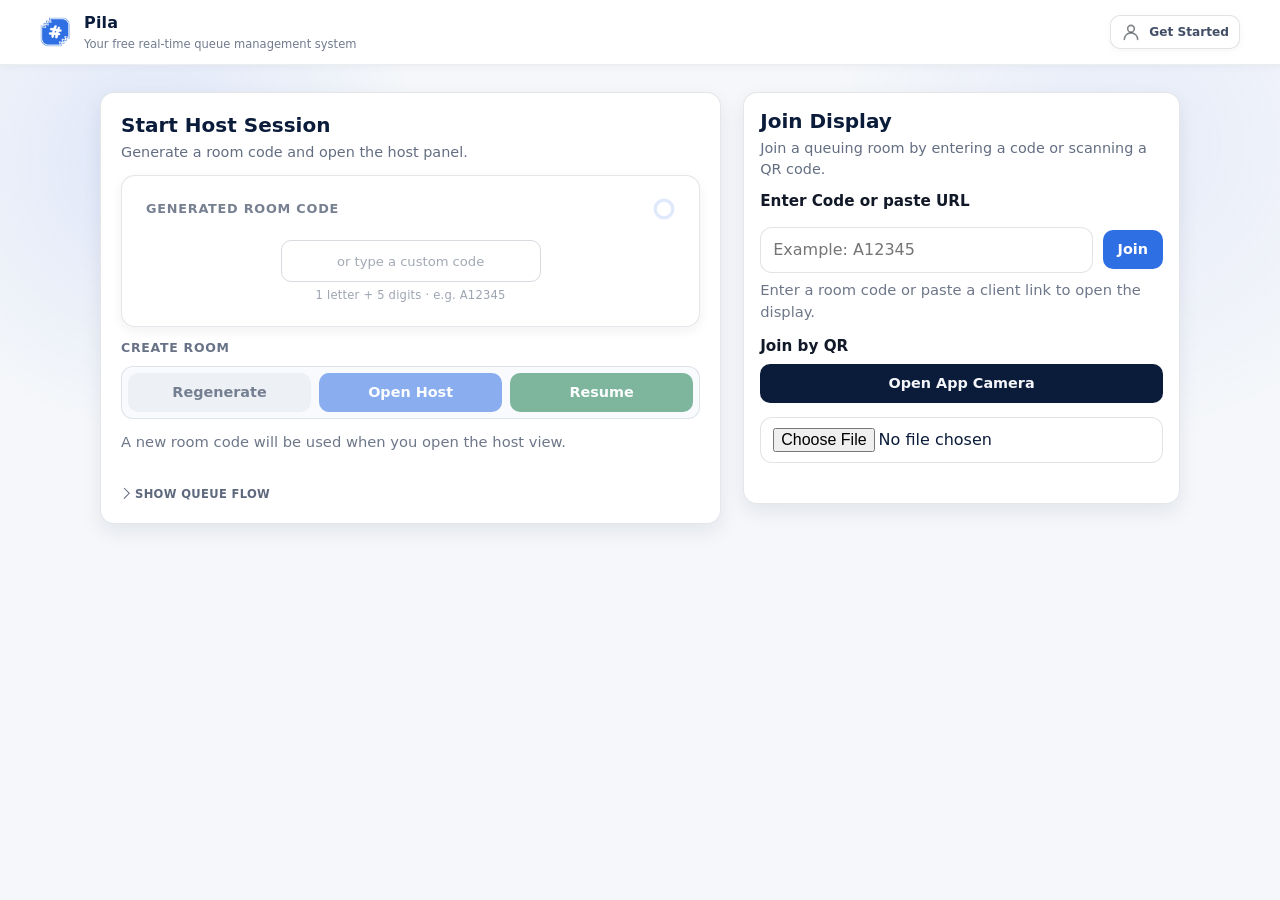
<file: index.html>
<!doctype html>
<html lang="en">
  <head>
    <meta charset="UTF-8" />
    <meta name="viewport" content="width=device-width, initial-scale=1.0" />
    <meta
      http-equiv="Content-Security-Policy"
      content="
      default-src 'none';
      script-src 'self' https://esm.sh https://js.hcaptcha.com https://newassets.hcaptcha.com;
      style-src 'self';
      connect-src https://elbvdfjwmmsmweusttss.supabase.co wss://elbvdfjwmmsmweusttss.supabase.co https://api2.hcaptcha.com;
      img-src 'self' data: blob: https://newassets.hcaptcha.com;
      font-src 'self';
      frame-src https://newassets.hcaptcha.com;
      object-src 'none';
      base-uri 'self';
    "
    />
    <link rel="icon" id="siteIcon" href="icons/hash.webp" type="image/webp" />
    <title>Pila — Free Real-Time Queue Management System</title>
    <meta
      name="description"
      content="Pila is a free, real-time queue management system. Display live queue numbers on any screen, control the queue from your phone or PC, and let clients follow along instantly — no app required."
    />
    <meta name="robots" content="index, follow" />
    <link rel="canonical" href="https://iam-phasma.github.io/Pila/index.html" />

    <!-- Open Graph -->
    <meta property="og:type" content="website" />
    <meta
      property="og:url"
      content="https://iam-phasma.github.io/Pila/index.html"
    />
    <meta
      property="og:title"
      content="Pila — Free Real-Time Queue Management System"
    />
    <meta
      property="og:description"
      content="Display live queue numbers on any screen. Control from your phone or PC. No app required."
    />
    <meta property="og:site_name" content="Pila" />

    <!-- Twitter Card -->
    <meta name="twitter:card" content="summary" />
    <meta
      name="twitter:title"
      content="Pila — Free Real-Time Queue Management System"
    />
    <meta
      name="twitter:description"
      content="Display live queue numbers on any screen. Control from your phone or PC. No app required."
    />

    <!-- Structured Data -->
    <script type="application/ld+json">
      {
        "@context": "https://schema.org",
        "@type": "WebApplication",
        "name": "Pila",
        "url": "https://iam-phasma.github.io/Pila/index.html",
        "description": "A free, real-time queue management system. Display live queue numbers on any screen and control the queue from any device.",
        "applicationCategory": "BusinessApplication",
        "operatingSystem": "Any",
        "offers": {
          "@type": "Offer",
          "price": "0",
          "priceCurrency": "USD"
        }
      }
    </script>

    <link rel="stylesheet" href="css/index.css" />
    <link rel="stylesheet" href="css/server-status-banner.css" />
    <!-- hCaptcha — replace data-sitekey with your real site key from hcaptcha.com -->
    <script src="https://js.hcaptcha.com/1/api.js" async defer></script>
  </head>
  <body>
    <header class="sticky-header">
      <div class="sticky-header-content">
        <div class="sticky-header-left">
          <img
            id="headerLogo"
            class="header-logo"
            src="icons/hash.webp"
            alt=""
            aria-hidden="true"
          />
          <div class="sticky-header-title-wrapper">
            <p class="sticky-header-title">Pila</p>
            <p class="header-date">
              Your free real-time queue management system
            </p>
          </div>
        </div>
        <div class="sticky-header-actions topbar-meta">
          <button
            class="account-chip header-user-btn"
            id="accountToggleButton"
            type="button"
            aria-expanded="false"
            aria-controls="authDrawer"
            aria-label="Host account"
          >
            <svg
              class="header-user-icon"
              viewBox="0 0 24 24"
              aria-hidden="true"
            >
              <path d="M20 21a8 8 0 0 0-16 0"></path>
              <circle cx="12" cy="8" r="4"></circle>
            </svg>
            <span class="header-user-name" id="accountButtonLabel"
              >Get Started</span
            >
          </button>
          <section class="auth-drawer" id="authDrawer" hidden>
            <div class="auth-drawer-user-info">
              <svg
                class="auth-drawer-icon"
                viewBox="0 0 24 24"
                aria-hidden="true"
              >
                <rect x="3" y="5" width="18" height="14" rx="2"></rect>
                <path d="m4 7 8 6 8-6"></path>
              </svg>
              <div class="auth-drawer-user-copy">
                <span class="auth-drawer-user-label">Host Account</span>
                <div class="auth-summary" id="authSummary">Not signed in</div>
              </div>
            </div>
            <div class="auth-drawer-divider"></div>
            <div class="auth-drawer-content">
              <div class="auth-drawer-head">
                <div>
                  <h2>Host Account</h2>
                  <p>
                    Continue as a guest for a quick session, or sign in to
                    resume rooms across devices.
                  </p>
                </div>
              </div>

              <!-- Choice buttons (shown when not signed in) -->
              <div class="auth-choice-group" id="authChoiceGroup">
                <button
                  class="auth-choice-btn auth-choice-guest"
                  id="guestSignInButton"
                  type="button"
                >
                  <svg viewBox="0 0 24 24" aria-hidden="true">
                    <circle cx="12" cy="8" r="4" />
                    <path d="M20 21a8 8 0 0 0-16 0" />
                  </svg>
                  Continue as Guest
                </button>
                <button
                  class="auth-choice-btn auth-choice-account"
                  id="showAccountFormButton"
                  type="button"
                >
                  <svg viewBox="0 0 24 24" aria-hidden="true">
                    <rect x="3" y="5" width="18" height="14" rx="2" />
                    <path d="m4 7 8 6 8-6" />
                  </svg>
                  Sign in with Account
                </button>
                <div id="adminPanelSection" hidden>
                  <a
                    class="admin-drawer-link"
                    id="adminPanelLink"
                    href="admin.html"
                  >
                    <svg viewBox="0 0 24 24" aria-hidden="true">
                      <rect x="3" y="3" width="7" height="7" rx="1" />
                      <rect x="14" y="3" width="7" height="7" rx="1" />
                      <rect x="3" y="14" width="7" height="7" rx="1" />
                      <rect x="14" y="14" width="7" height="7" rx="1" />
                    </svg>
                    Admin Panel
                  </a>
                </div>
                <button class="danger" id="logoutButton" type="button" hidden>
                  Sign Out
                </button>
              </div>

              <!-- Email/password form (shown after choosing Account) -->
              <div id="accountSignInForm" hidden>
                <button
                  class="auth-back-btn"
                  id="backToChoiceButton"
                  type="button"
                >
                  <svg viewBox="0 0 24 24" aria-hidden="true">
                    <path d="m15 18-6-6 6-6" />
                  </svg>
                  Collapse Form
                </button>
                <p class="auth-dev-notice">
                  Account access is limited to pre-configured hosts. Public
                  sign-ups are not yet available.
                </p>
                <div class="auth-form-fields">
                  <label for="hostEmailInput">Email</label>
                  <input
                    id="hostEmailInput"
                    type="email"
                    placeholder="Host email"
                    autocomplete="username"
                  />
                  <label for="hostPasswordInput" class="field-gap"
                    >Password</label
                  >
                  <div class="input-wrap input-wrap--password">
                    <span class="icon" aria-hidden="true">
                      <svg viewBox="0 0 24 24" role="img" focusable="false">
                        <rect x="5" y="10" width="14" height="10" rx="2"></rect>
                        <path d="M8 10V7a4 4 0 0 1 8 0v3"></path>
                      </svg>
                    </span>
                    <input
                      id="hostPasswordInput"
                      type="password"
                      placeholder="Host password"
                      autocomplete="current-password"
                    />
                    <button
                      id="togglePasswordButton"
                      class="password-visibility-btn"
                      type="button"
                      aria-label="Show password"
                      aria-pressed="false"
                    >
                      <svg
                        viewBox="0 0 24 24"
                        role="img"
                        aria-hidden="true"
                        focusable="false"
                      >
                        <path
                          d="M2 12s3.5-6 10-6 10 6 10 6-3.5 6-10 6-10-6-10-6Z"
                        ></path>
                        <circle cx="12" cy="12" r="3"></circle>
                      </svg>
                    </button>
                  </div>
                  <div class="actions auth-actions">
                    <button class="primary" id="loginButton">Sign In</button>
                  </div>
                </div>
              </div>

              <!-- Signed-in state actions (kept for JS compat) -->
              <div id="signedInActions" hidden></div>

              <div class="status" id="authStatus">Checking...</div>
            </div>
          </section>
        </div>
      </div>
    </header>

    <main class="page">
      <section class="notice" id="configNotice">
        Supabase is not configured. Update the shared settings in js/config.js
        before using room validation and realtime features.
      </section>

      <section class="layout">
        <article class="panel panel-main">
          <div class="panel-heading">
            <div>
              <h2>Start Host Session</h2>
              <p class="section-copy">
                Generate a room code and open the host panel.
              </p>
            </div>
          </div>

          <div class="hero-card code-card">
            <div class="code-card-top">
              <span class="hero-label" id="codeCardLabel"
                >Generated room code</span
              >
              <div class="code-pie-wrap" aria-hidden="true">
                <svg class="pie-svg" viewBox="0 0 20 20">
                  <circle class="pie-track" cx="10" cy="10" r="8" />
                  <circle
                    class="pie-progress"
                    id="pieFill"
                    cx="10"
                    cy="10"
                    r="8"
                  />
                </svg>
              </div>
            </div>
            <div
              class="code-digits"
              id="generatedRoomCode"
              aria-live="polite"
              aria-label="Generated room code"
            ></div>
            <div class="custom-code-row">
              <input
                id="customRoomInput"
                type="text"
                class="custom-code-input"
                placeholder="or type a custom code"
                maxlength="6"
                autocomplete="off"
                spellcheck="false"
              />
              <span class="code-format-hint"
                >1 letter + 5 digits &middot; e.g. A12345</span
              >
            </div>
          </div>

          <div class="tool-strip">
            <div class="tool-card">
              <div class="tool-card-head">
                <p class="tool-card-title">Create Room</p>
              </div>
              <div class="tool-group tool-group-host">
                <button class="secondary" id="regenerateCodeButton" disabled>
                  Regenerate
                </button>
                <button class="primary" id="openHostButton" disabled>
                  Open Host
                </button>
                <button class="success" id="continueHostButton" disabled>
                  Resume
                </button>
              </div>
            </div>
          </div>

          <div class="status" id="hostStatus">
            A new room code will be used when you open the host view.
          </div>

          <details class="guide-disclosure">
            <summary class="guide-toggle">Show queue flow</summary>
            <div class="guide-card">
              <p class="guide-title">Queue Flow</p>
              <div class="steps">
                <div class="step">
                  <strong>1. Launch host</strong>
                  A unique room code is created for the queue session.
                </div>
                <div class="step">
                  <strong>2. Share access</strong>
                  The host page provides the room code, link, and QR code.
                </div>
                <div class="step">
                  <strong>3. Join display</strong>
                  Open the client screen from another tab, device, or QR scan.
                </div>
              </div>
            </div>
          </details>
        </article>

        <article class="panel panel-side">
          <div class="panel-heading">
            <div>
              <h2>Join Display</h2>
              <p class="section-copy">
                Join a queuing room by entering a code or scanning a QR code.
              </p>
            </div>
          </div>

          <div class="tool-card">
            <label for="joinInput">Enter Code or paste URL</label>
            <div class="join-input-row">
              <input id="joinInput" type="text" placeholder="Example: A12345" />
              <button class="primary" id="joinFromInputButton">Join</button>
            </div>
            <div class="status" id="joinStatus">
              Enter a room code or paste a client link to open the display.
            </div>
          </div>

          <div class="tool-card scanner-card">
            <p class="field-label">Join by QR</p>
            <label class="primary" for="cameraInput">Open App Camera</label>
            <input
              id="cameraInput"
              type="file"
              accept="image/*"
              capture="environment"
              style="display: none"
            />
            <div class="status" id="scannerStatus"></div>
          </div>
        </article>
      </section>
    </main>

    <!-- Sign-out confirmation modal -->
    <div class="modal-backdrop" id="signOutModal" hidden>
      <div
        class="modal"
        role="dialog"
        aria-modal="true"
        aria-labelledby="signOutModalTitle"
        aria-describedby="signOutModalText"
      >
        <p class="modal-eyebrow">Confirm Action</p>
        <h2 id="signOutModalTitle">Sign out?</h2>
        <p class="modal-text" id="signOutModalText">This will sign you out.</p>
        <div class="modal-actions">
          <button class="secondary" id="cancelSignOutButton" type="button">
            Cancel
          </button>
          <button class="danger" id="confirmSignOutButton" type="button">
            Sign Out
          </button>
        </div>
      </div>
    </div>

    <!-- hCaptcha verification modal -->
    <div
      class="captcha-overlay"
      id="captchaModal"
      hidden
      role="dialog"
      aria-modal="true"
      aria-labelledby="captchaModalTitle"
    >
      <div class="captcha-panel">
        <div class="captcha-header">
          <div class="captcha-header-text">
            <svg
              class="captcha-shield-icon"
              viewBox="0 0 24 24"
              aria-hidden="true"
            >
              <path
                d="M12 3 4 7v5c0 5.25 3.5 10.15 8 11.35C16.5 22.15 20 17.25 20 12V7l-8-4z"
              />
            </svg>
            <h3 id="captchaModalTitle">Verify to Open Room</h3>
          </div>
          <button
            class="captcha-close"
            id="captchaCloseButton"
            type="button"
            aria-label="Cancel verification"
          >
            <svg viewBox="0 0 24 24" aria-hidden="true">
              <path d="M18 6 6 18M6 6l12 12" />
            </svg>
          </button>
        </div>
        <p class="captcha-desc">Quick check before your room goes live.</p>
        <div class="captcha-widget-wrap">
          <div id="hcaptchaWidget"></div>
        </div>
      </div>
    </div>

    <script type="module" src="js/index.js"></script>
    <script src="js/favicon.js"></script>
  </body>
</html>
</file>
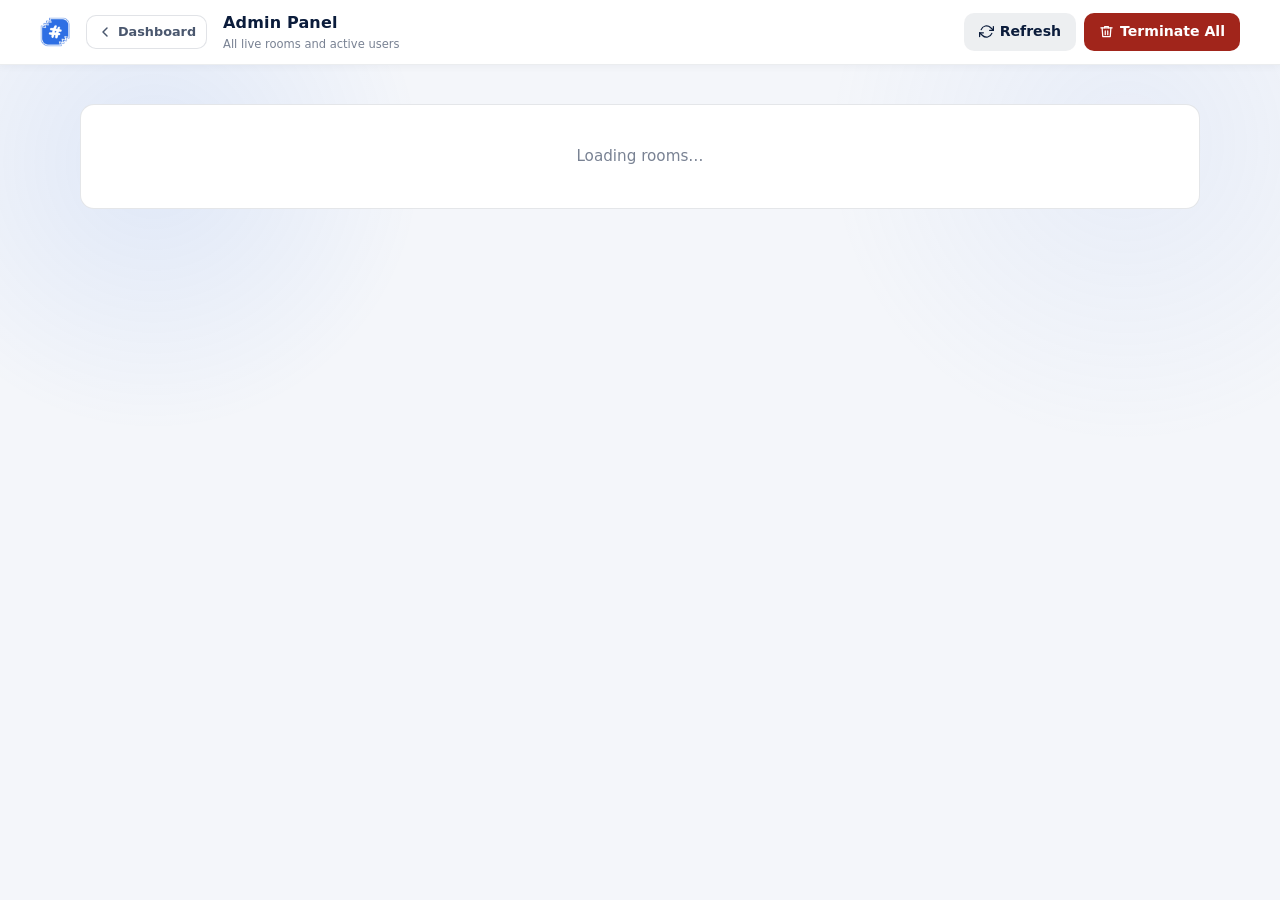
<file: admin.html>
<!doctype html>
<html lang="en">
  <head>
    <meta charset="UTF-8" />
    <meta name="viewport" content="width=device-width, initial-scale=1.0" />
    <meta name="robots" content="noindex, nofollow" />
    <meta
      http-equiv="Content-Security-Policy"
      content="
      default-src 'none';
      script-src 'self' https://esm.sh;
      style-src 'self';
      connect-src https://elbvdfjwmmsmweusttss.supabase.co wss://elbvdfjwmmsmweusttss.supabase.co;
      img-src 'self' data: blob:;
      font-src 'self';
      object-src 'none';
      base-uri 'self';
    "
    />
    <link rel="icon" id="siteIcon" href="icons/hash.webp" type="image/webp" />
    <title>Pila - Admin</title>
    <link rel="stylesheet" href="css/admin.css" />
    <link rel="stylesheet" href="css/server-status-banner.css" />
  </head>
  <body>
    <header class="sticky-header">
      <div class="sticky-header-content">
        <div class="sticky-header-left">
          <img
            id="headerLogo"
            class="header-logo"
            src="icons/hash.webp"
            alt=""
            aria-hidden="true"
          />
          <a class="back-link" href="index.html">
            <svg viewBox="0 0 24 24" aria-hidden="true">
              <path d="M15 18l-6-6 6-6" />
            </svg>
            Dashboard
          </a>
          <div class="sticky-header-title-wrapper">
            <p class="sticky-header-title">Admin Panel</p>
            <p class="header-date">All live rooms and active users</p>
          </div>
        </div>
        <div class="sticky-header-actions">
          <button
            class="secondary-btn"
            id="refreshButton"
            title="Reload room list"
          >
            <svg viewBox="0 0 24 24" aria-hidden="true">
              <path d="M23 4v6h-6" />
              <path d="M1 20v-6h6" />
              <path
                d="M3.51 9a9 9 0 0 1 14.85-3.36L23 10M1 14l4.64 4.36A9 9 0 0 0 20.49 15"
              />
            </svg>
            <span>Refresh</span>
          </button>
          <button class="danger-btn" id="terminateAllButton">
            <svg viewBox="0 0 24 24" aria-hidden="true">
              <polyline points="3 6 5 6 21 6" />
              <path d="M19 6l-1 14H6L5 6" />
              <path d="M10 11v6M14 11v6" />
              <path d="M9 6V4h6v2" />
            </svg>
            <span>Terminate All</span>
          </button>
        </div>
      </div>
    </header>

    <main class="page">
      <div
        id="adminStats"
        class="admin-stats"
        aria-label="Summary statistics"
      ></div>

      <div id="adminContent" class="admin-content">
        <div class="admin-empty">Loading rooms&hellip;</div>
      </div>
    </main>

    <!-- Confirm Modal -->
    <div class="modal-overlay" id="confirmModal" hidden>
      <div
        class="modal-box"
        role="dialog"
        aria-modal="true"
        aria-labelledby="confirmModalTitle"
      >
        <h3 id="confirmModalTitle">Confirm</h3>
        <p id="confirmModalText"></p>
        <div class="modal-actions">
          <button class="secondary-btn" id="cancelConfirmButton">Cancel</button>
          <button class="danger-btn" id="confirmOkButton">Confirm</button>
        </div>
      </div>
    </div>

    <!-- Toast notification -->
    <div
      class="admin-toast"
      id="adminToast"
      role="status"
      aria-live="polite"
      hidden
    >
      <svg
        class="toast-icon"
        id="adminToastIcon"
        viewBox="0 0 24 24"
        aria-hidden="true"
      ></svg>
      <span id="adminToastMsg"></span>
    </div>

    <!-- Loading overlay -->
    <div
      class="loading-overlay"
      id="loadingOverlay"
      hidden
      aria-label="Processing"
    >
      <div class="loading-spinner"></div>
    </div>

    <script type="module" src="js/admin.js"></script>
    <script src="js/favicon.js"></script>
  </body>
</html>
</file>
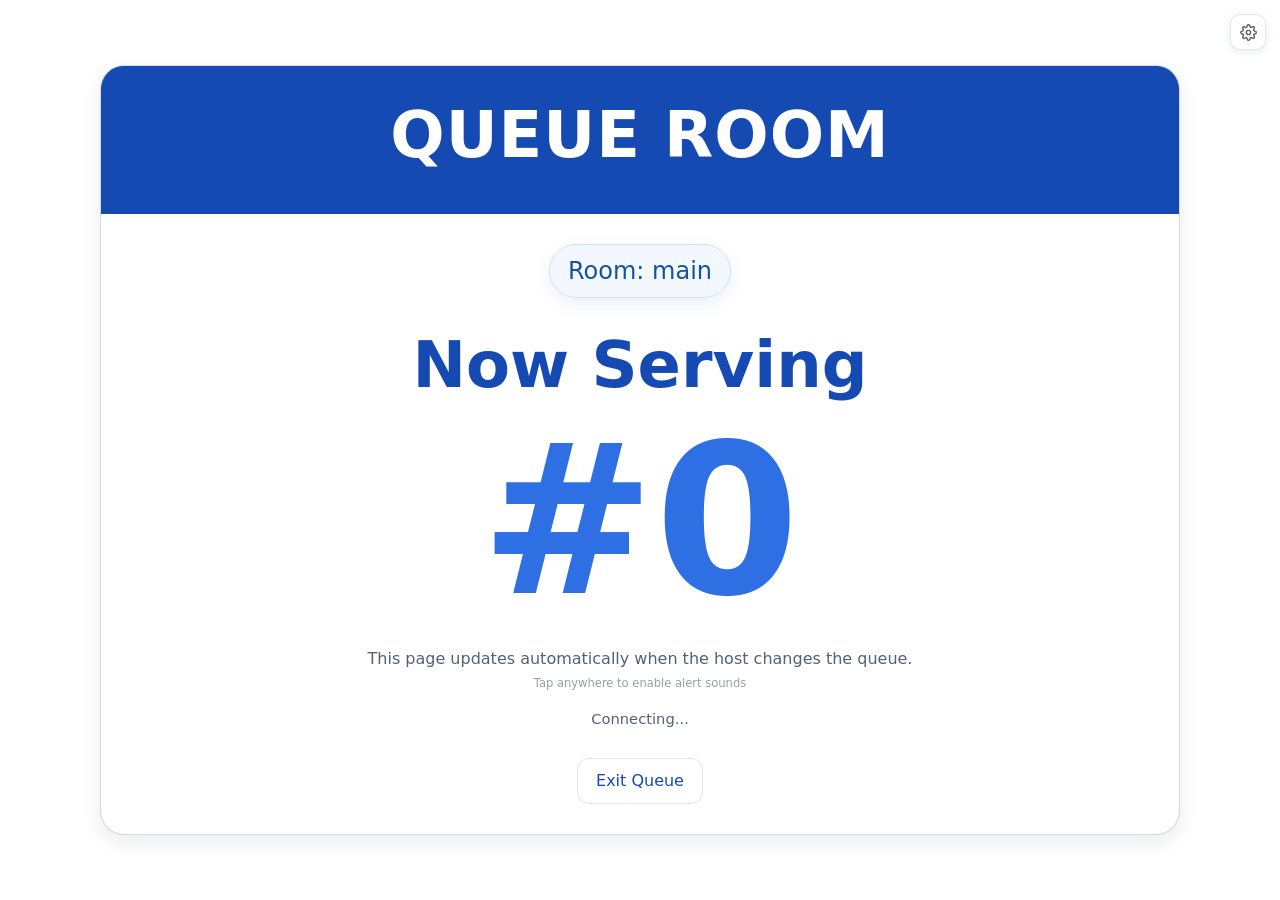
<file: client.html>
<!doctype html>
<html lang="en">
  <head>
    <meta charset="UTF-8" />
    <meta name="viewport" content="width=device-width, initial-scale=1.0" />
    <meta name="robots" content="noindex, nofollow" />
    <meta
      http-equiv="Content-Security-Policy"
      content="
      default-src 'none';
      script-src 'self' https://esm.sh;
      style-src 'self';
      connect-src https://elbvdfjwmmsmweusttss.supabase.co wss://elbvdfjwmmsmweusttss.supabase.co;
      img-src 'self' data: blob:;
      font-src 'self';
      object-src 'none';
      base-uri 'self';
    "
    />
    <link rel="icon" id="siteIcon" href="icons/hash.webp" type="image/webp" />
    <title>Pila - Client</title>
    <link rel="stylesheet" href="css/client.css" />
    <link rel="stylesheet" href="css/server-status-banner.css" />
  </head>
  <body>
    <div
      class="alert-tint-overlay"
      id="alertRippleOverlay"
      aria-hidden="true"
    ></div>
    <main class="display">
      <section class="disconnect-screen" id="disconnectScreen" hidden>
        <p class="disconnect-kicker">Queue Status</p>
        <h1 class="disconnect-title">ROOM DISCONNECTED</h1>
        <p class="disconnect-reason" id="disconnectReason">
          This queue is no longer connected.
        </p>
        <div class="actions disconnect-actions">
          <a class="button" id="disconnectBackToDashboard" href="index.html"
            >Return to Dashboard</a
          >
        </div>
      </section>
      <section class="live-screen" id="liveScreen">
        <div class="live-banner">
          <p class="room-name" id="roomNameLabel">Queue Room</p>
          <p class="live-clock" id="liveClock" aria-live="off"></p>
        </div>
        <div class="live-content">
          <div class="room" id="roomLabel">Room: main</div>
          <h1>Now Serving</h1>
          <div class="number" id="queueNumber">#0</div>
          <p class="subtext">
            This page updates automatically when the host changes the queue.
          </p>
          <p class="audio-hint" id="audioHint">
            Tap anywhere to enable alert sounds
          </p>
          <p class="status" id="statusText">Connecting...</p>
          <div class="actions">
            <a class="button" id="backToDashboard" href="index.html"
              >Exit Queue</a
            >
          </div>
        </div>
      </section>
    </main>
    <button
      class="client-settings-btn"
      id="clientSettingsButton"
      type="button"
      aria-label="Display settings"
      aria-expanded="false"
      aria-controls="clientSettingsPanel"
    >
      <svg
        viewBox="0 0 24 24"
        aria-hidden="true"
        fill="none"
        stroke="currentColor"
        stroke-width="2"
        stroke-linecap="round"
        stroke-linejoin="round"
      >
        <circle cx="12" cy="12" r="3" />
        <path
          d="M19.4 15a1.65 1.65 0 0 0 .33 1.82l.06.06a2 2 0 1 1-2.83 2.83l-.06-.06a1.65 1.65 0 0 0-1.82-.33 1.65 1.65 0 0 0-1 1.51V21a2 2 0 1 1-4 0v-.09a1.65 1.65 0 0 0-1-1.51 1.65 1.65 0 0 0-1.82.33l-.06.06a2 2 0 1 1-2.83-2.83l.06-.06a1.65 1.65 0 0 0 .33-1.82 1.65 1.65 0 0 0-1.51-1H3a2 2 0 1 1 0-4h.09a1.65 1.65 0 0 0 1.51-1 1.65 1.65 0 0 0-.33-1.82l-.06-.06a2 2 0 1 1 2.83-2.83l.06.06a1.65 1.65 0 0 0 1.82.33h.08a1.65 1.65 0 0 0 1-1.51V3a2 2 0 1 1 4 0v.09a1.65 1.65 0 0 0 1 1.51h.08a1.65 1.65 0 0 0 1.82-.33l.06-.06a2 2 0 1 1 2.83 2.83l-.06.06a1.65 1.65 0 0 0-.33 1.82v.08a1.65 1.65 0 0 0 1.51 1H21a2 2 0 1 1 0 4h-.09a1.65 1.65 0 0 0-1.51 1z"
        />
      </svg>
    </button>
    <div class="client-settings-panel" id="clientSettingsPanel" hidden>
      <p class="client-settings-heading">Display Settings</p>
      <label class="client-toggle-row" for="clientSpeakToggle">
        <span>Speak number</span>
        <input id="clientSpeakToggle" type="checkbox" />
      </label>
      <label class="client-toggle-row" for="clientChimeToggle">
        <span>Chime</span>
        <input id="clientChimeToggle" type="checkbox" />
      </label>
      <label class="client-toggle-row" for="clientRippleToggle">
        <span>Tint</span>
        <input id="clientRippleToggle" type="checkbox" />
      </label>
    </div>
    <script type="module" src="js/client.js"></script>
    <script src="js/favicon.js"></script>
  </body>
</html>
</file>
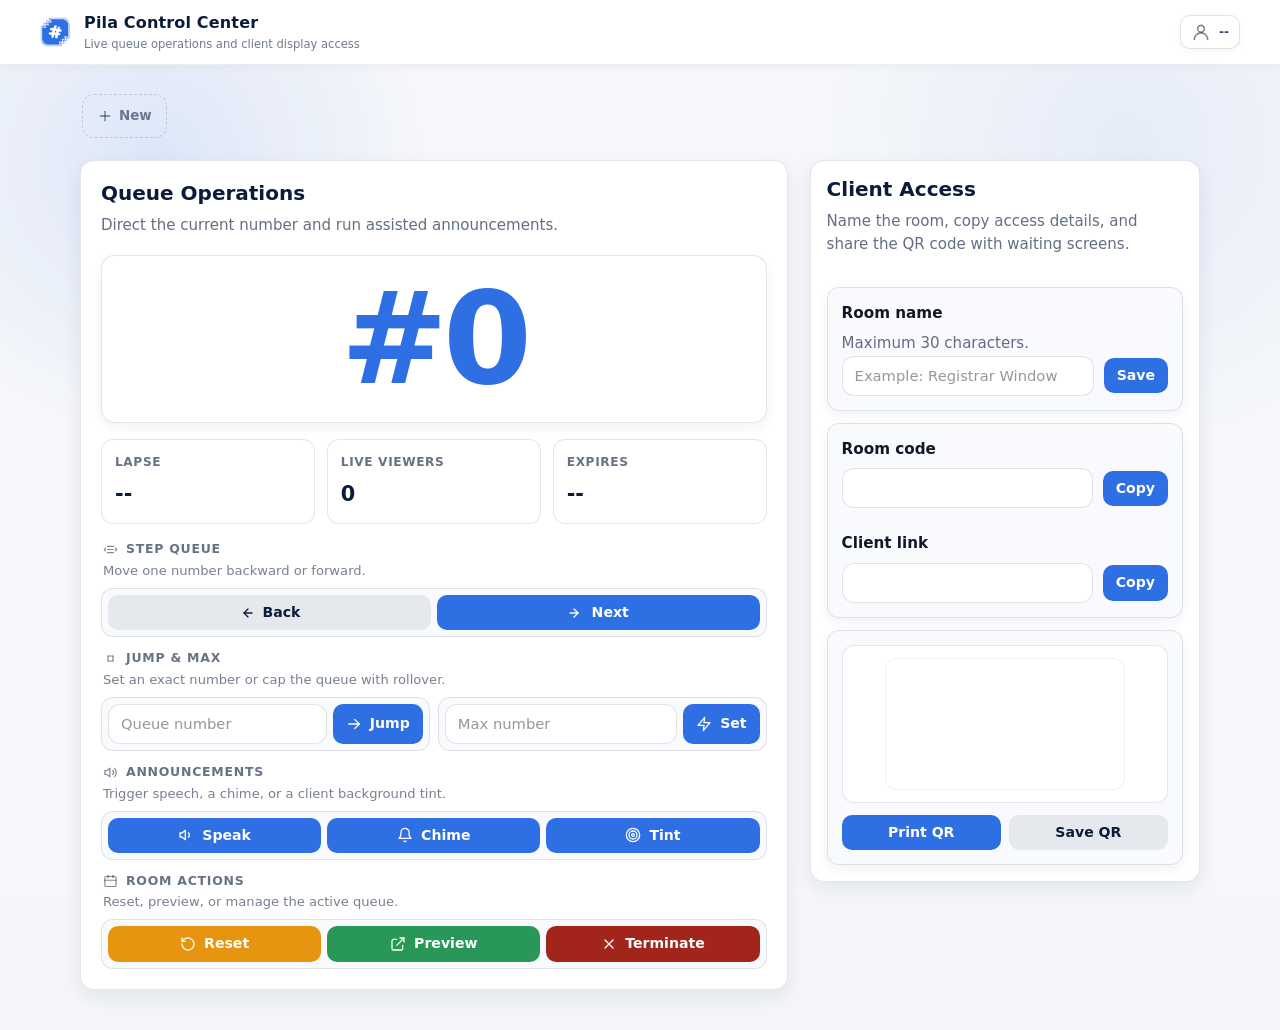
<file: host.html>
<!doctype html>
<html lang="en">
  <head>
    <meta charset="UTF-8" />
    <meta name="viewport" content="width=device-width, initial-scale=1.0" />
    <meta name="robots" content="noindex, nofollow" />
    <meta
      http-equiv="Content-Security-Policy"
      content="
      default-src 'none';
      script-src 'self' https://esm.sh;
      style-src 'self';
      connect-src https://elbvdfjwmmsmweusttss.supabase.co wss://elbvdfjwmmsmweusttss.supabase.co;
      img-src 'self' data: blob:;
      font-src 'self';
      object-src 'none';
      base-uri 'self';
    "
    />
    <link rel="icon" id="siteIcon" href="icons/hash.webp" type="image/webp" />
    <title>Pila - Host</title>
    <link rel="stylesheet" href="css/host.css" />
    <link rel="stylesheet" href="css/server-status-banner.css" />
  </head>
  <body>
    <header class="sticky-header">
      <div class="sticky-header-content">
        <div class="sticky-header-left">
          <img
            id="headerLogo"
            class="header-logo"
            src="icons/hash.webp"
            alt=""
            aria-hidden="true"
          />
          <div class="sticky-header-title-wrapper">
            <p class="sticky-header-title">Pila Control Center</p>
            <p class="header-date">
              Live queue operations and client display access
            </p>
          </div>
        </div>
        <div class="sticky-header-actions topbar-meta">
          <div class="status-chip" id="statusChip">Not connected</div>
          <button
            class="account-chip header-user-btn"
            id="settingsButton"
            type="button"
            aria-expanded="false"
            aria-controls="settingsPanel"
          >
            <svg
              class="header-user-icon"
              viewBox="0 0 24 24"
              aria-hidden="true"
            >
              <path d="M20 21a8 8 0 0 0-16 0" />
              <circle cx="12" cy="8" r="4" />
            </svg>
            <span class="header-user-name" id="accountChip">--</span>
          </button>
          <div
            class="control-settings-panel header-popup-panel"
            id="settingsPanel"
            hidden
          >
            <div class="header-popup-user-info">
              <svg
                class="header-popup-icon"
                viewBox="0 0 24 24"
                aria-hidden="true"
              >
                <rect x="3" y="5" width="18" height="14" rx="2" />
                <path d="m4 7 8 6 8-6" />
              </svg>
              <span class="header-user-email" id="popupAccountChip">--</span>
            </div>
            <div class="header-popup-divider"></div>
            <div class="header-popup-section">
              <div class="header-popup-section-title">
                <svg
                  class="header-popup-icon"
                  viewBox="0 0 24 24"
                  aria-hidden="true"
                >
                  <circle cx="12" cy="12" r="3" />
                  <path
                    d="M19.4 15a1.65 1.65 0 0 0 .33 1.82l.06.06a2 2 0 1 1-2.83 2.83l-.06-.06a1.65 1.65 0 0 0-1.82-.33 1.65 1.65 0 0 0-1 1.51V21a2 2 0 1 1-4 0v-.09a1.65 1.65 0 0 0-1-1.51 1.65 1.65 0 0 0-1.82.33l-.06.06a2 2 0 1 1-2.83-2.83l.06-.06a1.65 1.65 0 0 0 .33-1.82 1.65 1.65 0 0 0-1.51-1H3a2 2 0 1 1 0-4h.09a1.65 1.65 0 0 0 1.51-1 1.65 1.65 0 0 0-.33-1.82l-.06-.06a2 2 0 1 1 2.83-2.83l.06.06a1.65 1.65 0 0 0 1.82.33h.08a1.65 1.65 0 0 0 1-1.51V3a2 2 0 1 1 4 0v.09a1.65 1.65 0 0 0 1 1.51h.08a1.65 1.65 0 0 0 1.82-.33l.06-.06a2 2 0 1 1 2.83 2.83l-.06.06a1.65 1.65 0 0 0-.33 1.82v.08a1.65 1.65 0 0 0 1.51 1H21a2 2 0 1 1 0 4h-.09a1.65 1.65 0 0 0-1.51 1z"
                  />
                </svg>
                <div>
                  <p class="control-settings-title">Automate</p>
                  <p class="control-settings-subtitle">
                    Play sounds on next or jump
                  </p>
                </div>
              </div>
              <label class="toggle-row" for="autoSpeakToggle">
                <span>Speak</span>
                <input id="autoSpeakToggle" type="checkbox" />
              </label>
              <label class="toggle-row" for="autoChimeToggle">
                <span>Chime</span>
                <input id="autoChimeToggle" type="checkbox" />
              </label>
              <label class="toggle-row" for="autoRippleToggle">
                <span>Tint</span>
                <input id="autoRippleToggle" type="checkbox" />
              </label>
            </div>
            <div class="header-popup-divider"></div>
            <button
              class="header-popup-option"
              id="endQueueButton"
              type="button"
            >
              <svg
                class="header-popup-icon"
                viewBox="0 0 24 24"
                aria-hidden="true"
              >
                <path d="M3 9l9-7 9 7v11a2 2 0 0 1-2 2H5a2 2 0 0 1-2-2z" />
                <polyline points="9 22 9 12 15 12 15 22" />
              </svg>
              <span>Return to Dashboard</span>
            </button>
            <a
              class="header-popup-option"
              id="adminDashboardLink"
              href="admin.html"
              hidden
            >
              <svg
                class="header-popup-icon"
                viewBox="0 0 24 24"
                aria-hidden="true"
              >
                <rect x="3" y="3" width="7" height="7" rx="1" />
                <rect x="14" y="3" width="7" height="7" rx="1" />
                <rect x="3" y="14" width="7" height="7" rx="1" />
                <rect x="14" y="14" width="7" height="7" rx="1" />
              </svg>
              <span>Admin Dashboard</span>
            </a>
            <button
              class="header-popup-option"
              id="signOutHostButton"
              type="button"
            >
              <svg
                class="header-popup-icon"
                viewBox="0 0 24 24"
                aria-hidden="true"
              >
                <path d="M9 21H5a2 2 0 0 1-2-2V5a2 2 0 0 1 2-2h4" />
                <path d="m16 17 5-5-5-5" />
                <path d="M21 12H9" />
              </svg>
              <span>Sign Out</span>
            </button>
          </div>
        </div>
      </div>
    </header>

    <main class="page">
      <section class="notice" id="configNotice">
        Update the shared Supabase credentials in js/config.js before using
        realtime sync.
      </section>

      <div class="room-switcher" id="roomSwitcher">
        <div class="room-switcher-inner">
          <button
            class="room-switcher-add"
            id="addRoomButton"
            type="button"
            title="Open a new room"
          >
            <svg
              class="room-switcher-add-icon"
              viewBox="0 0 24 24"
              aria-hidden="true"
              fill="none"
              stroke="currentColor"
              stroke-width="2"
              stroke-linecap="round"
              stroke-linejoin="round"
            >
              <path d="M12 5v14" />
              <path d="M5 12h14" />
            </svg>
            <span> New</span>
          </button>
        </div>
      </div>

      <section class="layout">
        <article class="panel panel-main">
          <div class="panel-heading">
            <div>
              <h2>Queue Operations</h2>
              <p class="section-copy">
                Direct the current number and run assisted announcements.
              </p>
            </div>
          </div>

          <div class="queue-hero-card">
            <div class="queue-number" id="queueNumber">#0</div>
          </div>

          <div class="stats stats-primary">
            <div class="stat stat-highlight">
              <span class="stat-label">Lapse</span>
              <strong id="currentNumberStat">--</strong>
            </div>
            <div class="stat">
              <span class="stat-label">Live viewers</span>
              <strong id="watcherCountStat">0</strong>
            </div>
            <div class="stat">
              <span class="stat-label">Expires</span>
              <strong id="expiresAtStat">--</strong>
            </div>
          </div>

          <div class="tool-strip">
            <div class="tool-card">
              <div class="tool-card-head">
                <p class="tool-card-title">
                  <svg
                    class="tool-card-icon"
                    viewBox="0 0 24 24"
                    aria-hidden="true"
                  >
                    <path d="M7 7h10" />
                    <path d="M7 12h10" />
                    <path d="M7 17h10" />
                    <path d="m4 10-2 2 2 2" />
                    <path d="m20 14 2-2-2-2" />
                  </svg>
                  <span>Step Queue</span>
                </p>
                <p class="tool-card-copy">
                  Move one number backward or forward.
                </p>
              </div>
              <div class="tool-group tool-group-nav">
                <button class="secondary" id="backButton">
                  <svg
                    class="control-button-icon"
                    viewBox="0 0 24 24"
                    aria-hidden="true"
                  >
                    <path d="m15 18-6-6 6-6" />
                    <path d="M21 12H9" />
                  </svg>
                  <span>Back</span>
                </button>
                <button class="primary" id="nextButton">
                  <svg
                    class="control-button-icon"
                    viewBox="0 0 24 24"
                    aria-hidden="true"
                  >
                    <path d="m9 18 6-6-6-6" />
                    <path d="M3 12h12" />
                  </svg>
                  <span>Next</span>
                </button>
              </div>
            </div>

            <div class="tool-card">
              <div class="tool-card-head">
                <p class="tool-card-title">
                  <svg
                    class="tool-card-icon"
                    viewBox="0 0 24 24"
                    aria-hidden="true"
                  >
                    <path d="M8 8h8" />
                    <path d="M8 16h8" />
                    <path d="M16 8v8" />
                    <path d="M8 8v8" />
                  </svg>
                  <span>Jump &amp; Max</span>
                </p>
                <p class="tool-card-copy">
                  Set an exact number or cap the queue with rollover.
                </p>
              </div>
              <div class="jump-max-row">
                <div class="tool-group tool-group-jump">
                  <input
                    id="setNumberInput"
                    type="number"
                    min="0"
                    max="99999"
                    step="1"
                    inputmode="numeric"
                    placeholder="Queue number"
                    aria-label="Set queue number"
                  />
                  <button class="primary" id="setNumberButton" type="button">
                    <svg
                      class="control-button-icon"
                      viewBox="0 0 24 24"
                      aria-hidden="true"
                    >
                      <path d="m13 5 7 7-7 7" />
                      <path d="M20 12H4" />
                    </svg>
                    <span>Jump</span>
                  </button>
                </div>
                <div class="tool-group tool-group-max">
                  <input
                    id="maxNumberInput"
                    type="number"
                    min="0"
                    max="99999"
                    step="1"
                    inputmode="numeric"
                    placeholder="Max number"
                    aria-label="Max queue number before rollover"
                  />
                  <button class="primary" id="setMaxNumberButton" type="button">
                    <svg
                      class="control-button-icon"
                      viewBox="0 0 24 24"
                      aria-hidden="true"
                    >
                      <path d="M13 2 3 14h9l-1 8 10-12h-9l1-8z" />
                    </svg>
                    <span>Set</span>
                  </button>
                </div>
              </div>
            </div>
          </div>

          <div class="tool-strip tool-strip-secondary">
            <div class="tool-card">
              <div class="tool-card-head">
                <p class="tool-card-title">
                  <svg
                    class="tool-card-icon"
                    viewBox="0 0 24 24"
                    aria-hidden="true"
                  >
                    <path d="M11 5 6 9H3v6h3l5 4V5z" />
                    <path d="M15.5 8.5a5 5 0 0 1 0 7" />
                    <path d="M18.5 5.5a9 9 0 0 1 0 13" />
                  </svg>
                  <span>Announcements</span>
                </p>
                <p class="tool-card-copy">
                  Trigger speech, a chime, or a client background tint.
                </p>
              </div>
              <div class="tool-group tool-group-action">
                <button class="primary" id="speakButton" type="button">
                  <svg
                    class="control-button-icon"
                    viewBox="0 0 24 24"
                    aria-hidden="true"
                  >
                    <path d="M11 5 6 9H3v6h3l5 4V5z" />
                    <path d="M15.5 8.5a5 5 0 0 1 0 7" />
                  </svg>
                  <span>Speak</span>
                </button>
                <button class="primary" id="chimeButton" type="button">
                  <svg
                    class="control-button-icon"
                    viewBox="0 0 24 24"
                    aria-hidden="true"
                  >
                    <path d="M18 8A6 6 0 0 0 6 8c0 7-3 9-3 9h18s-3-2-3-9" />
                    <path d="M13.73 21a2 2 0 0 1-3.46 0" />
                  </svg>
                  <span>Chime</span>
                </button>
                <button class="primary" id="alertButton" type="button">
                  <svg
                    class="control-button-icon"
                    viewBox="0 0 24 24"
                    aria-hidden="true"
                  >
                    <circle cx="12" cy="12" r="10" />
                    <circle cx="12" cy="12" r="6" />
                    <circle cx="12" cy="12" r="2" />
                  </svg>
                  <span>Tint</span>
                </button>
              </div>
            </div>

            <div class="tool-card">
              <div class="tool-card-head">
                <p class="tool-card-title">
                  <svg
                    class="tool-card-icon"
                    viewBox="0 0 24 24"
                    aria-hidden="true"
                  >
                    <rect x="3" y="4" width="18" height="16" rx="2" />
                    <path d="M8 2v4" />
                    <path d="M16 2v4" />
                    <path d="M3 10h18" />
                  </svg>
                  <span>Room Actions</span>
                </p>
                <p class="tool-card-copy">
                  Reset, preview, or manage the active queue.
                </p>
              </div>
              <div class="tool-group tool-group-manage">
                <button class="warning" id="resetButton">
                  <svg
                    class="control-button-icon"
                    viewBox="0 0 24 24"
                    aria-hidden="true"
                  >
                    <path d="M3 12a9 9 0 1 0 3-6.7L3 8" />
                    <path d="M3 3v5h5" />
                  </svg>
                  <span>Reset</span>
                </button>
                <a
                  class="button preview"
                  id="openClientLink"
                  target="_blank"
                  rel="noreferrer"
                >
                  <svg
                    class="control-button-icon"
                    viewBox="0 0 24 24"
                    aria-hidden="true"
                  >
                    <path d="M15 3h6v6" />
                    <path d="M10 14 21 3" />
                    <path
                      d="M19 14v5a2 2 0 0 1-2 2H5a2 2 0 0 1-2-2V7a2 2 0 0 1 2-2h5"
                    />
                  </svg>
                  <span>Preview</span>
                </a>
                <button class="danger" id="terminateButton" type="button">
                  <svg
                    class="control-button-icon"
                    viewBox="0 0 24 24"
                    aria-hidden="true"
                  >
                    <path d="M18 6 6 18" />
                    <path d="m6 6 12 12" />
                  </svg>
                  <span>Terminate</span>
                </button>
              </div>
            </div>
          </div>
        </article>

        <article class="panel panel-side">
          <div class="panel-heading">
            <div>
              <h2>Client Access</h2>
              <p class="section-copy">
                Name the room, copy access details, and share the QR code with
                waiting screens.
              </p>
            </div>
          </div>

          <div class="admin-card">
            <label for="roomNameInput">Room name</label>
            <p class="help">Maximum 30 characters.</p>
            <div class="field-action-row">
              <input
                id="roomNameInput"
                type="text"
                maxlength="30"
                placeholder="Example: Registrar Window"
                style="text-transform: uppercase"
              />
              <button class="primary" id="saveRoomNameButton" type="button">
                Save
              </button>
            </div>
          </div>

          <div class="admin-card">
            <label for="roomCodeInput">Room code</label>
            <div class="field-action-row">
              <input id="roomCodeInput" type="text" readonly />
              <button class="primary" id="copyCodeButton">Copy</button>
            </div>
            &nbsp;

            <label for="clientLinkInput">Client link</label>
            <div class="field-action-row">
              <input id="clientLinkInput" type="text" readonly />
              <button class="primary" id="copyLinkButton">Copy</button>
            </div>
          </div>

          <div class="admin-card qr-card">
            <div class="qr-box">
              <canvas id="qrCanvas"></canvas>
            </div>
            <div class="qr-actions">
              <button class="primary" id="printQrButton" type="button">
                Print QR
              </button>
              <button class="secondary" id="saveQrButton" type="button">
                Save QR
              </button>
            </div>
          </div>
        </article>
      </section>
    </main>

    <div class="modal-backdrop" id="endQueueModal" hidden>
      <div
        class="modal"
        role="dialog"
        aria-modal="true"
        aria-labelledby="endQueueModalTitle"
        aria-describedby="endQueueModalText"
      >
        <p class="modal-eyebrow">Confirm Action</p>
        <h2 id="endQueueModalTitle">Close this queue?</h2>
        <p class="modal-text" id="endQueueModalText">
          This will close the room and disconnect all client screens currently
          watching this queue.
        </p>
        <div class="modal-actions">
          <button class="secondary" id="cancelEndQueueButton" type="button">
            Cancel
          </button>
          <button class="danger" id="confirmEndQueueButton" type="button">
            Close Queue
          </button>
        </div>
      </div>
    </div>

    <script type="module" src="js/host.js"></script>

    <!-- Admin toast notification -->
    <div
      class="host-toast"
      id="hostAdminToast"
      role="status"
      aria-live="polite"
      hidden
    >
      <svg viewBox="0 0 24 24" aria-hidden="true">
        <path
          d="M10.29 3.86L1.82 18a2 2 0 0 0 1.71 3h16.94a2 2 0 0 0 1.71-3L13.71 3.86a2 2 0 0 0-3.42 0z"
        />
        <line x1="12" y1="9" x2="12" y2="13" />
        <line x1="12" y1="17" x2="12.01" y2="17" />
      </svg>
      <span id="hostAdminToastMsg">Admin notification</span>
    </div>
    <script src="js/favicon.js"></script>
  </body>
</html>
</file>
<file: css/index.css>
@import url("https://fonts.bunny.net/css?family=inter:400,500,600,700&display=swap");

:root {
  color-scheme: light;
  --header-offset: 92px;

  /* Base Palette */
  --ink: #0b1c3b;
  --mist: #f4f6fa;
  --sun: #e6ecf5;
  --sea: #2f6fe4;
  --clay: #7ea2e8;
  --glass: #ffffff;
  --surface: #ffffff;
  --surface-soft: #f8fafd;
  --line: rgba(11, 28, 59, 0.11);
  --line-strong: rgba(11, 28, 59, 0.16);
  --red: rgb(161, 37, 27);

  /* Shadows */
  --shadow: 0 8px 20px rgba(11, 28, 59, 0.08);
  --shadow-soft: 0 4px 12px rgba(11, 28, 59, 0.06);

  /* Hover States */
  --hover-ink: #164ab3;
  --hover-sea: #285fca;
  --hover-sea-subtle: rgba(47, 111, 228, 0.1);
  --hover-sea-soft: rgba(47, 111, 228, 0.18);
  --hover-neutral-soft: rgba(15, 26, 31, 0.18);
  --hover-accent-soft: rgba(47, 111, 228, 0.12);
  --hover-danger-soft: rgba(161, 37, 27, 0.24);
  --hover-danger-solid: #8a1f17;
  --hover-success-solid: #3d7a3d;
  --hover-warning-soft: rgba(216, 180, 0, 0.38);
  --hover-success-soft: rgba(76, 153, 76, 0.24);
  --hover-warning-muted-soft: rgba(153, 102, 51, 0.24);

  /* Border Radius */
  --radius-sm: 8px;
  --radius-md: 10px;
  --radius-lg: 12px;
  --radius-xl: 14px;
}

/* ============================================
   ANIMATIONS & KEYFRAMES
   ============================================ */

@keyframes fadeUp {
  from {
    opacity: 0;
    transform: translateY(12px);
  }
  to {
    opacity: 1;
    transform: translateY(0);
  }
}

@keyframes toastPopIn {
  from {
    opacity: 0;
    transform: translateY(8px);
  }
  to {
    opacity: 1;
    transform: translateY(0);
  }
}

@keyframes statusShake {
  0% {
    transform: translateX(0);
  }
  20% {
    transform: translateX(-6px);
  }
  40% {
    transform: translateX(6px);
  }
  60% {
    transform: translateX(-4px);
  }
  80% {
    transform: translateX(4px);
  }
  100% {
    transform: translateX(0);
  }
}

@keyframes newDataPulse {
  0% {
    box-shadow: 0 0 0 0 rgba(37, 99, 235, 0.5);
  }
  70% {
    box-shadow: 0 0 0 8px rgba(37, 99, 235, 0);
  }
  100% {
    box-shadow: 0 0 0 0 rgba(37, 99, 235, 0);
  }
}

/* ============================================
   TYPOGRAPHY SYSTEM
   ============================================ */

/* Headings */
h1,
.h1,
.page-title {
  font-size: 2rem;
  font-weight: 700;
  line-height: 1.2;
  margin: 0;
}

h2,
.h2 {
  font-size: 1.5rem;
  font-weight: 700;
  line-height: 1.25;
  margin: 0;
}

h3,
.h3 {
  font-size: 1.25rem;
  font-weight: 700;
  line-height: 1.3;
  margin: 0;
}

.panel h2 {
  font-size: 1.2rem;
  font-weight: 700;
  line-height: 1.28;
  margin: 0;
}

.modal-content h3 {
  font-size: 1.4rem;
  font-weight: 700;
  line-height: 1.3;
  margin: 0;
}

.filter-panel h3 {
  font-size: 1.1rem;
  font-weight: 700;
  line-height: 1.35;
  margin: 0 0 12px;
}

/* Subtitles & Descriptions */
.page-description,
.subtitle {
  font-size: 1rem;
  font-weight: 400;
  line-height: 1.6;
  margin: 8px 0 0;
  color: rgba(11, 28, 59, 0.8);
}

.section-copy,
.section-description {
  font-size: 0.95rem;
  font-weight: 400;
  line-height: 1.5;
  color: rgba(11, 28, 59, 0.7);
}

/* Body Text */
body,
p {
  font-size: 1rem;
  font-weight: 400;
  line-height: 1.5;
}

/* Labels & Form Text */
label {
  font-size: 0.95rem;
  font-weight: 600;
  display: block;
  margin-bottom: 8px;
  color: #111827;
}

.label-required {
  color: #a1251b;
  margin-left: 4px;
}

.disclaimer,
.helper-text {
  font-size: 0.82rem;
  font-weight: 400;
  margin-top: 6px;
  color: rgba(15, 26, 31, 0.6);
  line-height: 1.5;
}

/* Status & Feedback */
.status {
  font-size: 0.92rem;
  font-weight: 400;
  line-height: 1.5;
  word-wrap: break-word;
}

.status--neutral {
  color: rgba(15, 26, 31, 0.75);
}

.status--success {
  color: #12734a;
}

.status--error {
  color: #a1251b !important;
}

.status--warning {
  color: #92620a;
}

.status--shake {
  animation: statusShake 300ms ease-in-out;
}

/* Inline Text */
.detail-label {
  font-size: 0.95rem;
  font-weight: 700;
  text-transform: uppercase;
  letter-spacing: 0.02em;
  color: rgba(15, 26, 31, 0.7);
}

.detail-value {
  font-size: 1rem;
  font-weight: 400;
  color: var(--ink);
}

/* Table Text */
.data-table th {
  font-size: 0.8rem;
  font-weight: 700;
  text-transform: uppercase;
  letter-spacing: 0.02em;
  color: rgba(15, 26, 31, 0.7);
}

.data-table td {
  font-size: 0.9rem;
  font-weight: 400;
  color: var(--ink);
}

/* Small & Tiny Text */
.text-sm {
  font-size: 0.88rem;
  font-weight: 400;
}

.text-xs {
  font-size: 0.82rem;
  font-weight: 400;
}

.text-kicker {
  font-size: 0.66rem;
  font-weight: 700;
  letter-spacing: 0.08em;
  text-transform: uppercase;
  color: rgba(11, 28, 59, 0.55);
}

/* Message Text */
.welcome-message {
  font-size: 0.95rem;
  font-weight: 400;
  line-height: 1.6;
}

.login-utility-note {
  font-size: 0.82rem;
  font-weight: 400;
}

.forgot-password-link {
  font-size: 0.94rem;
  font-weight: 600;
  color: var(--sea);
  text-decoration: none;
  cursor: pointer;
}

.forgot-password-link:hover {
  color: var(--hover-sea);
  text-decoration: underline;
}

* {
  box-sizing: border-box;
}

html {
  min-height: 100%;
}

body {
  margin: 0;
  min-height: 100vh;
  color: var(--ink);
  font-family:
    "Inter",
    system-ui,
    -apple-system,
    BlinkMacSystemFont,
    "Segoe UI",
    sans-serif;
  background: var(--mist);
  display: flex;
  flex-direction: column;
  position: relative;
  isolation: isolate;
}

body::before {
  content: "";
  position: fixed;
  inset: 0;
  background:
    radial-gradient(
      circle at 12% 18%,
      rgba(47, 111, 228, 0.12),
      transparent 20%
    ),
    radial-gradient(
      circle at 88% 16%,
      rgba(126, 162, 232, 0.12),
      transparent 22%
    ),
    linear-gradient(
      180deg,
      rgba(255, 255, 255, 0.12),
      rgba(255, 255, 255, 0.12)
    );
  z-index: -1;
  pointer-events: none;
}

.sticky-header {
  position: fixed;
  top: var(--pila-server-banner-height, 0px);
  left: 0;
  right: 0;
  width: 100%;
  min-height: 64px;
  background: #ffffff;
  border-bottom: 1px solid rgba(11, 28, 59, 0.08);
  z-index: 999;
  box-shadow: 0 2px 8px rgba(11, 28, 59, 0.04);
}

.page {
  width: min(1120px, calc(100vw - 32px));
  margin: 0 auto;
}

.sticky-header-content {
  width: 100%;
  max-width: none;
  margin: 0;
  min-height: 64px;
  padding: 8px clamp(18px, 3.5vw, 40px);
  display: flex;
  align-items: center;
  justify-content: space-between;
  gap: 20px;
}

.sticky-header-left {
  display: flex;
  align-items: center;
  gap: 14px;
  min-width: 0;
}

.header-logo {
  width: 30px;
  height: 30px;
  border-radius: 7px;
  object-fit: cover;
  flex-shrink: 0;
}

.sticky-header-title-wrapper {
  display: grid;
  gap: 1px;
  min-width: 0;
}

.sticky-header-title {
  margin: 0;
  font-size: 1rem;
  font-weight: 700;
  color: var(--ink);
  letter-spacing: 0.01em;
  white-space: nowrap;
}

.header-date {
  margin: 0;
  font-size: 0.72rem;
  font-weight: 500;
  color: rgba(11, 28, 59, 0.58);
  white-space: nowrap;
  text-align: left;
}

.topbar-meta {
  display: flex;
  flex-wrap: nowrap;
  align-items: center;
  justify-content: flex-end;
  gap: 10px;
  position: relative;
  flex-shrink: 0;
}

.sticky-header-actions {
  position: relative;
}

.status-chip,
.room-chip,
.account-chip {
  display: inline-flex;
  align-items: center;
  min-height: 36px;
  padding: 4px 10px;
  border-radius: 999px;
  border: 1px solid var(--line);
  background: rgba(255, 255, 255, 0.92);
  box-shadow: var(--shadow-soft);
  color: var(--ink);
  font-size: 0.84rem;
  font-weight: 600;
  white-space: nowrap;
}

.account-chip {
  max-width: min(52vw, 360px);
  overflow: hidden;
  text-overflow: ellipsis;
  box-shadow: 0 2px 8px rgba(11, 28, 59, 0.04);
}

.page {
  flex: 1 0 auto;
  padding: calc(var(--header-offset) + var(--pila-server-banner-height, 0px)) 0 40px;
}

.notice {
  display: none;
  margin-bottom: 20px;
  padding: 16px 20px;
  border-radius: var(--radius-lg);
  border: 1px solid var(--line);
  border-left: 4px solid var(--sea);
  background: rgba(255, 255, 255, 0.94);
  box-shadow: var(--shadow-soft);
  color: rgba(11, 28, 59, 0.86);
}

.notice.show {
  display: block;
}

.layout {
  display: grid;
  grid-template-columns: minmax(0, 1.28fr) minmax(320px, 0.9fr);
  gap: 22px;
  align-items: start;
  max-width: 1080px;
  margin: 0 auto;
}

.panel {
  background: var(--glass);
  border-radius: var(--radius-xl);
  border: 1px solid var(--line);
  box-shadow: var(--shadow);
  position: relative;
  overflow: hidden;
  animation: fadeUp 500ms ease-out both;
}

.panel-main {
  padding: 20px;
  display: grid;
  gap: 12px;
  align-content: start;
}

.panel-side {
  padding: 16px;
  display: grid;
  gap: 10px;
  align-content: start;
}

.panel-heading {
  display: flex;
  align-items: flex-start;
  justify-content: space-between;
  gap: 8px;
}

.panel h2 {
  margin: 0;
  font-size: 1.25rem;
  line-height: 1.25;
}

.section-copy,
.help {
  margin: 4px 0 0;
  color: rgba(11, 28, 59, 0.64);
  line-height: 1.45;
  font-size: 0.9rem;
}

.hero-card {
  border: 1px solid var(--line);
  border-radius: var(--radius-xl);
  background: #ffffff;
  box-shadow: var(--shadow-soft);
}

.code-card {
  padding: 22px 24px;
  display: grid;
  gap: 8px;
  justify-items: center;
  container-type: inline-size;
}

.hero-label {
  font-size: 0.8rem;
  font-weight: 700;
  letter-spacing: 0.06em;
  text-transform: uppercase;
  color: rgba(11, 28, 59, 0.56);
}

/* --- Code card header row --- */
.code-card-top {
  display: flex;
  align-items: center;
  justify-content: space-between;
  width: 100%;
}

/* --- Pie countdown timer --- */
.code-pie-wrap {
  flex-shrink: 0;
  line-height: 0;
}

.pie-svg {
  width: 22px;
  height: 22px;
  display: block;
}

.pie-track {
  fill: none;
  stroke: rgba(47, 111, 228, 0.15);
  stroke-width: 3;
}

.pie-progress {
  fill: none;
  stroke: var(--sea);
  stroke-width: 3;
  stroke-linecap: round;
  stroke-dasharray: 50.265;
  stroke-dashoffset: 50.265;
  transform-origin: 10px 10px;
  transform: rotate(-90deg);
  opacity: 0.7;
  animation: none;
}

@keyframes pieFill {
  from { stroke-dashoffset: 50.265; }
  to   { stroke-dashoffset: 0; }
}

/* --- Scrolling digit display --- */
.code-digits {
  display: flex;
  width: auto;
  max-width: 100%;
  justify-content: center;
  gap: 0;
  font-size: clamp(3.4rem, 18cqw, 6.15rem);
  font-weight: 700;
  line-height: 0.95;
  letter-spacing: 0;
  color: var(--sea);
  font-variant-numeric: tabular-nums;
}

.code-digit-slot {
  overflow: hidden;
  height: 1em;
  display: inline-block;
  vertical-align: baseline;
  position: relative;
  line-height: 1;
  width: 0.82em;
  text-align: center;
  flex: 0 0 0.82em;
}

.code-digit-wheel {
  display: flex;
  flex-direction: column;
  will-change: transform;
  transform: translateY(0);
}

.code-digit-wheel-animating {
  transition: transform 0.46s cubic-bezier(0.42, 0, 0.58, 1);
}

.code-digit-item {
  display: flex;
  align-items: center;
  justify-content: center;
  height: 1em;
  line-height: 1;
}

.custom-code-row {
  display: flex;
  flex-direction: column;
  align-items: center;
  gap: 5px;
  width: 100%;
  margin-top: 4px;
}

.custom-code-input {
  text-align: center;
  letter-spacing: 0.12em;
  text-transform: uppercase;
  font-size: 0.95rem;
  font-weight: 600;
  font-family: inherit;
  border: 1.5px solid var(--line-strong);
  border-radius: var(--radius-md);
  padding: 8px 14px;
  background: transparent;
  color: var(--ink);
  width: 100%;
  max-width: 260px;
  outline: none;
  transition: border-color 0.15s;
}

.custom-code-input::placeholder {
  text-transform: none;
  letter-spacing: 0;
  font-weight: 400;
  color: rgba(11, 28, 59, 0.38);
  font-size: 0.82rem;
}

.custom-code-input:focus {
  border-color: var(--sea);
}

.custom-code-input.valid {
  border-color: #16a34a;
}

.custom-code-input.invalid {
  border-color: #ef4444;
}

.code-format-hint {
  font-size: 0.72rem;
  color: rgba(11, 28, 59, 0.4);
  letter-spacing: 0.02em;
}

.guide-card {
  display: grid;
  gap: 12px;
}

.guide-disclosure {
  display: grid;
  gap: 10px;
  margin-top: 20px;
}

.guide-disclosure[open] {
  padding-top: 2px;
}

.guide-toggle {
  display: inline-flex;
  align-items: center;
  gap: 6px;
  width: fit-content;
  list-style: none;
  cursor: pointer;
  color: rgba(11, 28, 59, 0.66);
  font-size: 0.72rem;
  font-weight: 600;
  letter-spacing: 0.03em;
  text-transform: uppercase;
  user-select: none;
}

.guide-toggle::-webkit-details-marker {
  display: none;
}

.guide-toggle::before {
  content: "";
  width: 7px;
  height: 7px;
  border-right: 1.8px solid currentColor;
  border-bottom: 1.8px solid currentColor;
  transform: rotate(-45deg) translateY(-1px);
  transform-origin: center;
  transition: transform 150ms ease;
}

.guide-disclosure[open] .guide-toggle::before {
  transform: rotate(45deg) translateY(-1px);
}

.guide-title,
.tool-card-title {
  margin: 0;
  font-size: 0.78rem;
  font-weight: 700;
  letter-spacing: 0.06em;
  text-transform: uppercase;
  color: rgba(11, 28, 59, 0.62);
}

.steps {
  display: grid;
  gap: 12px;
}

.step {
  padding: 14px;
  border: 1px solid var(--line);
  border-radius: 12px;
  background: var(--surface-soft);
  color: var(--ink);
}

.step strong {
  display: block;
  margin-bottom: 4px;
}

.tool-strip {
  display: grid;
  grid-template-columns: 1fr;
  gap: 8px;
}

.tool-card {
  display: grid;
  gap: 8px;
}

.panel-side .tool-card {
  gap: 6px;
}

.join-input-row {
  display: grid;
  grid-template-columns: minmax(0, 1fr) auto;
  gap: 10px;
  align-items: center;
}

.join-input-row input {
  min-width: 0;
}

.join-input-row button {
  white-space: nowrap;
}

.tool-card-head {
  display: grid;
  gap: 2px;
}

.tool-card-copy {
  margin: 0;
  font-size: 0.82rem;
  line-height: 1.45;
  color: rgba(11, 28, 59, 0.56);
}

.tool-group {
  display: grid;
  gap: 8px;
  padding: 6px;
  border-radius: var(--radius-lg);
  border: 1px solid var(--line);
  background: var(--surface-soft);
}

.tool-group-host {
  grid-template-columns: repeat(3, minmax(0, 1fr));
}

.scanner-card {
  padding-top: 2px;
}

label {
  display: block;
  margin-bottom: 8px;
  font-size: 0.95rem;
  font-weight: 600;
  color: #111827;
}

.field-label {
  margin: 0;
  font-size: 0.95rem;
  font-weight: 600;
  color: #111827;
}

.field-gap {
  margin-top: 16px;
}

input {
  width: 100%;
  min-height: 42px;
  padding: 10px 12px;
  border: 1px solid rgba(17, 24, 39, 0.12);
  border-radius: 12px;
  background: #ffffff;
  color: var(--ink);
  font: inherit;
  outline: none;
}

input:focus {
  border-color: rgba(59, 130, 246, 0.7);
  box-shadow: 0 0 0 3px rgba(59, 130, 246, 0.14);
}

.input-wrap {
  position: relative;
}

.input-wrap input {
  padding-left: 48px;
}

.input-wrap--password input {
  padding-right: 56px;
}

.icon {
  position: absolute;
  left: 14px;
  top: 50%;
  transform: translateY(-50%);
  width: 18px;
  height: 18px;
  color: rgba(15, 26, 31, 0.5);
  pointer-events: none;
}

.icon svg,
.password-visibility-btn svg,
.header-user-icon {
  width: 100%;
  height: 100%;
  display: block;
  fill: none;
  stroke: currentColor;
  stroke-width: 1.9;
  stroke-linecap: round;
  stroke-linejoin: round;
}

.password-visibility-btn {
  position: absolute;
  top: 50%;
  right: 0;
  transform: translateY(-50%);
  display: grid;
  place-items: center;
  min-height: 0;
  width: 52px;
  height: calc(100% - 4px);
  padding: 0;
  border: 0;
  border-left: 1px solid var(--line);
  border-radius: 0 12px 12px 0;
  background: transparent;
  color: rgba(15, 26, 31, 0.5);
}

.password-visibility-btn svg {
  width: 22px;
  height: 22px;
}

.password-visibility-btn:hover {
  color: var(--ink);
}

.actions,
.inline-actions {
  display: flex;
  flex-wrap: wrap;
  gap: 12px;
}

.auth-actions,
.actions {
  margin-top: 4px;
}

.auth-actions {
  display: flex;
  gap: 8px;
}

.auth-actions button {
  flex: 1;
}

button,
a.button,
label.primary {
  display: inline-flex;
  align-items: center;
  justify-content: center;
  min-height: 38px;
  padding: 8px 14px;
  border-radius: var(--radius-md);
  border: 1px solid transparent;
  background: var(--ink);
  color: var(--mist);
  font: inherit;
  font-size: 0.9rem;
  font-weight: 700;
  text-decoration: none;
  cursor: pointer;
  transition:
    background 150ms ease,
    color 150ms ease,
    border-color 150ms ease;
}

button[hidden] {
  display: none;
}

.primary {
  background: var(--sea);
  color: #ffffff;
}

.primary:hover {
  background: var(--hover-ink);
}

.secondary {
  background: rgba(11, 28, 59, 0.08);
  color: var(--ink);
  border-color: transparent;
}

.secondary:hover {
  background: var(--hover-neutral-soft);
}

.danger {
  background: var(--red);
  color: #fff;
  border-color: transparent;
}

.danger:hover {
  background: #801d16;
}

.danger:disabled {
  opacity: 0.45;
  cursor: not-allowed;
}

.success {
  background: #1a7f4f;
  color: #ffffff;
  border-color: transparent;
}

.success:hover {
  background: #145f3c;
}

button:hover,
a.button:hover,
label.primary:hover {
  transform: none;
  box-shadow: none;
}

.input-wrap--password .password-visibility-btn {
  display: grid;
  place-items: center;
  min-height: 0;
  width: 52px;
  height: calc(100% - 4px);
  padding: 0;
  border: 0;
  border-left: 1px solid var(--line);
  border-radius: 0 12px 12px 0;
  background: transparent;
  color: rgba(15, 26, 31, 0.5);
  font-size: 0;
  box-shadow: none;
  transition:
    color 150ms ease,
    background 150ms ease;
}

.input-wrap--password .password-visibility-btn:hover {
  transform: translateY(-50%);
  background: rgba(47, 111, 228, 0.06);
  color: var(--ink);
}

.input-wrap--password .password-visibility-btn:focus-visible {
  outline: none;
  transform: translateY(-50%);
  background: rgba(47, 111, 228, 0.08);
  color: var(--ink);
}

button:disabled {
  opacity: 0.55;
  cursor: not-allowed;
}

.status {
  color: rgba(11, 28, 59, 0.6);
  min-height: 1.1em;
}

.panel-side .status {
  min-height: 1.2em;
}

.auth-drawer {
  position: fixed;
  top: calc(var(--header-offset) + 10px);
  right: 16px;
  width: min(344px, calc(100vw - 32px));
  padding: 12px;
  border: 1px solid rgba(11, 28, 59, 0.08);
  border-radius: 20px;
  background: #ffffff;
  box-shadow: 0 18px 40px rgba(11, 28, 59, 0.12);
  z-index: 1000;
  display: grid;
  gap: 12px;
  opacity: 1;
  transform: translateY(0);
  transition: opacity 160ms ease, transform 160ms ease;
}

.auth-drawer[hidden] {
  display: none;
}

.auth-drawer.drawer-closing {
  opacity: 0;
  transform: translateY(-8px);
  pointer-events: none;
}

@starting-style {
  .auth-drawer:not([hidden]) {
    opacity: 0;
    transform: translateY(-8px);
  }
}

.auth-drawer-user-info {
  display: flex;
  align-items: center;
  gap: 12px;
  padding: 6px 6px 2px;
  color: var(--ink);
}

.auth-drawer-user-copy {
  display: grid;
  gap: 2px;
  min-width: 0;
}

.auth-drawer-user-label {
  color: rgba(15, 26, 31, 0.7);
  font-size: 0.82rem;
  font-weight: 600;
  letter-spacing: 0.01em;
}

.auth-drawer-divider {
  height: 1px;
  background: rgba(11, 28, 59, 0.08);
  margin: 0;
}

.auth-drawer-content {
  display: grid;
  gap: 10px;
  padding: 2px 6px 4px;
}

.auth-drawer-head {
  display: block;
}

.auth-drawer h2 {
  margin: 0;
  font-size: 0.96rem;
  color: var(--ink);
}

.auth-drawer p {
  margin-bottom: 10px;
  color: rgba(11, 28, 59, 0.6);
  line-height: 1.5;
  font-size: 0.82rem;
}

.auth-choice-group {
  display: grid;
  gap: 8px;
}

.auth-choice-btn {
  display: flex;
  align-items: center;
  gap: 9px;
  width: 100%;
  padding: 10px 14px;
  border-radius: var(--radius-md);
  border: 1px solid var(--line-strong);
  background: var(--surface-soft);
  color: var(--ink);
  font-size: 0.88rem;
  font-weight: 600;
  cursor: pointer;
  text-align: left;
  transition:
    background 120ms ease,
    border-color 120ms ease;
}

.auth-choice-btn svg {
  width: 18px;
  height: 18px;
  fill: none;
  stroke: currentColor;
  stroke-width: 1.8;
  stroke-linecap: round;
  stroke-linejoin: round;
  flex-shrink: 0;
}

.auth-choice-guest:hover {
  background: var(--hover-sea-subtle);
  border-color: var(--clay);
}

.auth-choice-account {
  background: var(--sea);
  border-color: var(--sea);
  color: #fff;
}

.auth-choice-account:hover {
  background: var(--hover-sea);
  border-color: var(--hover-sea);
}

.auth-back-btn {
  display: inline-flex;
  align-items: center;
  gap: 4px;
  padding: 4px 6px 6px;
  margin-bottom: 4px;
  border: none;
  background: transparent;
  color: rgba(11, 28, 59, 0.55);
  font-size: 0.82rem;
  font-weight: 600;
  cursor: pointer;
  border-radius: var(--radius-sm);
  transition:
    background 120ms ease,
    color 120ms ease;
}

.auth-back-btn:hover {
  background: var(--hover-neutral-soft);
  color: var(--ink);
}

.auth-back-btn svg {
  width: 14px;
  height: 14px;
  fill: none;
  stroke: currentColor;
  stroke-width: 2.2;
  stroke-linecap: round;
  stroke-linejoin: round;
}

.auth-dev-notice {
  font-size: 0.72rem;
  color: var(--ink-muted, #888);
  background: var(--surface-2, #f4f4f5);
  border-left: 3px solid var(--accent, #6366f1);
  border-radius: 4px;
  padding: 6px 10px;
  margin: 8px 0 2px;
  line-height: 1.4;
}

.auth-form-fields {
  display: grid;
  gap: 10px;
}

.auth-summary {
  display: block;
  overflow: hidden;
  text-overflow: ellipsis;
  white-space: nowrap;
  color: var(--ink);
  font-weight: 700;
  font-size: 0.95rem;
}

.auth-drawer-icon {
  width: 20px;
  height: 20px;
  fill: none;
  stroke: rgba(15, 26, 31, 0.52);
  stroke-width: 1.9;
  stroke-linecap: round;
  stroke-linejoin: round;
  flex: 0 0 auto;
}

#adminPanelSection {
  width: 100%;
}

.admin-drawer-link {
  display: flex;
  align-items: center;
  gap: 10px;
  padding: 9px 12px;
  margin: 0;
  width: 100%;
  border-radius: var(--radius-md);
  background: rgba(47, 111, 228, 0.07);
  border: 1px solid rgba(47, 111, 228, 0.16);
  color: var(--sea);
  font-size: 0.88rem;
  font-weight: 700;
  text-decoration: none;
  transition: background 140ms ease;
}
.admin-drawer-link svg {
  width: 16px;
  height: 16px;
  fill: none;
  stroke: currentColor;
  stroke-width: 1.9;
  stroke-linecap: round;
  stroke-linejoin: round;
  flex-shrink: 0;
}
.admin-drawer-link:hover {
  background: rgba(47, 111, 228, 0.14);
}
.admin-drawer-link[hidden] {
  display: none;
}

.header-user-btn {
  min-height: 34px;
  border-radius: 10px;
  border: 1px solid rgba(11, 28, 59, 0.12);
  background: #ffffff;
  color: rgba(11, 28, 59, 0.78);
  padding: 0 10px;
  font-size: 0.76rem;
  font-weight: 600;
  gap: 8px;
  white-space: nowrap;
  flex-shrink: 0;
  box-shadow: 0 2px 8px rgba(11, 28, 59, 0.04);
}

.header-user-btn:hover {
  background: rgba(47, 111, 228, 0.08);
  border-color: rgba(47, 111, 228, 0.22);
}

.header-user-icon {
  width: 20px;
  height: 20px;
  color: rgba(15, 26, 31, 0.52);
  flex: 0 0 auto;
}

.header-user-name {
  display: block;
  max-width: 100%;
  overflow: hidden;
  text-overflow: ellipsis;
  white-space: nowrap;
}

.camera-box {
  min-height: 250px;
  border: 1px solid var(--line);
  border-radius: 16px;
  background: var(--surface-soft);
  overflow: hidden;
  position: relative;
}

video {
  width: 100%;
  height: 250px;
  object-fit: cover;
  display: none;
}

video.show {
  display: block;
}

.scanner-overlay {
  position: absolute;
  inset: 18px;
  border: 2px dashed rgba(47, 111, 228, 0.4);
  border-radius: 16px;
  display: none;
}

.scanner-overlay.show {
  display: block;
}

.placeholder {
  height: 250px;
  display: grid;
  place-items: center;
  text-align: center;
  padding: 20px;
  color: rgba(11, 28, 59, 0.6);
}

@media (max-width: 980px) {
  :root {
    --header-offset: 124px;
  }

  .sticky-header-content {
    min-height: 64px;
    padding: 8px 0;
    flex-direction: row;
    align-items: center;
  }

  .topbar-meta {
    justify-content: flex-end;
  }

  .layout {
    grid-template-columns: 1fr;
    max-width: none;
  }
}

@media (max-width: 760px) {
  :root {
    --header-offset: 136px;
  }

  .page {
    width: min(100vw - 20px, 1120px);
  }

  .sticky-header-content {
    padding-inline: 14px;
  }

  .sticky-header-left {
    min-width: 0;
    flex: 1 1 auto;
  }

  .sticky-header-title {
    overflow: hidden;
    text-overflow: ellipsis;
  }

  .panel-main,
  .panel-side {
    padding: 16px;
  }

  .tool-group-host,
  .actions,
  .inline-actions {
    grid-template-columns: 1fr;
    flex-direction: column;
    align-items: stretch;
  }

  .actions > *,
  .inline-actions > * {
    width: 100%;
  }

  .join-input-row {
    grid-template-columns: minmax(0, 1fr) auto;
  }

  .auth-drawer {
    right: 10px;
    left: auto;
    width: min(344px, calc(100vw - 20px));
  }

  .code-digits {
    width: min(100%, 5.65em);
    font-size: clamp(2.7rem, 15.5cqw, 4.8rem);
  }

  .code-digit-slot {
    width: 0.94em;
    flex-basis: 0.94em;
  }
}

@media (max-width: 480px) {
  :root {
    --header-offset: 92px;
  }

  .header-date {
    display: none;
  }

  .sticky-header-title {
    font-size: 0.94rem;
  }

  .header-user-btn {
    max-width: min(58vw, 220px);
  }

  .code-digits {
    width: min(100%, 6em);
    font-size: clamp(2.25rem, 14.8cqw, 4rem);
    letter-spacing: 0.02em;
  }

  .code-digit-slot {
    width: 1em;
    flex-basis: 1em;
  }
}

/* ============================================
   SIGN-OUT CONFIRMATION MODAL
   ============================================ */

.modal-backdrop {
  position: fixed;
  inset: 0;
  display: flex;
  align-items: center;
  justify-content: center;
  padding: 20px;
  background: rgba(11, 28, 59, 0.5);
  backdrop-filter: blur(4px);
  z-index: 1000;
  opacity: 1;
  transition:
    opacity 180ms ease,
    display 180ms allow-discrete;
}

.modal-backdrop[hidden] {
  opacity: 0;
  display: none;
}

@starting-style {
  .modal-backdrop:not([hidden]) {
    opacity: 0;
  }
}

.modal {
  width: min(100%, 480px);
  background: rgba(255, 255, 255, 0.98);
  border-radius: var(--radius-xl);
  border: 1px solid var(--line);
  box-shadow: 0 20px 60px rgba(12, 21, 24, 0.3);
  padding: 28px;
  transform: translateY(0) scale(1);
  transition:
    transform 180ms cubic-bezier(0.22, 1, 0.36, 1),
    opacity 180ms ease;
}

@starting-style {
  .modal-backdrop:not([hidden]) .modal {
    transform: translateY(12px) scale(0.97);
  }
}

.modal-eyebrow {
  margin: 0 0 8px;
  font-size: 0.82rem;
  font-weight: 700;
  letter-spacing: 0.08em;
  text-transform: uppercase;
  color: var(--red);
}

.modal h2 {
  margin: 0 0 12px;
  font-size: 1.3rem;
  color: var(--ink);
}

.modal-text {
  margin: 0;
  color: rgba(15, 26, 31, 0.75);
  line-height: 1.55;
}

.modal-actions {
  display: flex;
  gap: 12px;
  justify-content: flex-end;
  margin-top: 20px;
}

@media (max-width: 480px) {
  .modal-actions {
    flex-direction: column;
    align-items: stretch;
  }

  .modal-actions > * {
    width: 100%;
  }
}

/* ============================================
   HCAPTCHA MODAL
   ============================================ */

.captcha-overlay {
  position: fixed;
  inset: 0;
  z-index: 9000;
  background: rgba(11, 28, 59, 0.42);
  backdrop-filter: blur(3px);
  display: flex;
  align-items: center;
  justify-content: center;
  padding: 20px;
  opacity: 1;
  transition:
    opacity 180ms ease,
    display 180ms allow-discrete;
}

.captcha-overlay[hidden] {
  opacity: 0;
  display: none;
}

@starting-style {
  .captcha-overlay:not([hidden]) {
    opacity: 0;
  }
}

.captcha-panel {
  background: var(--surface, #fff);
  border: 1px solid var(--line-strong);
  border-radius: var(--radius-xl);
  box-shadow: 0 20px 48px rgba(11, 28, 59, 0.16);
  padding: 28px 26px 26px;
  width: 100%;
  max-width: 400px;
  transform: translateY(0) scale(1);
  transition: transform 200ms cubic-bezier(0.22, 1, 0.36, 1);
}

@starting-style {
  .captcha-overlay:not([hidden]) .captcha-panel {
    transform: translateY(16px) scale(0.97);
  }
}

.captcha-header {
  display: flex;
  align-items: center;
  justify-content: space-between;
  margin-bottom: 8px;
  gap: 12px;
}

.captcha-header-text {
  display: flex;
  align-items: center;
  gap: 9px;
}

.captcha-header-text h3 {
  margin: 0;
  font-size: 1.02rem;
  font-weight: 700;
  color: var(--ink);
}

.captcha-shield-icon {
  width: 20px;
  height: 20px;
  fill: none;
  stroke: var(--sea);
  stroke-width: 1.8;
  stroke-linecap: round;
  stroke-linejoin: round;
  flex-shrink: 0;
}

.captcha-close {
  width: 30px;
  height: 30px;
  padding: 0;
  border: none;
  border-radius: var(--radius-sm);
  background: transparent;
  cursor: pointer;
  color: rgba(11, 28, 59, 0.45);
  display: flex;
  align-items: center;
  justify-content: center;
  flex-shrink: 0;
  transition:
    background 120ms ease,
    color 120ms ease;
}

.captcha-close:hover {
  background: var(--hover-danger-soft);
  color: var(--red);
}

.captcha-close svg {
  width: 16px;
  height: 16px;
  stroke: currentColor;
  stroke-width: 2.2;
  stroke-linecap: round;
  fill: none;
}

.captcha-desc {
  margin: 0 0 20px;
  font-size: 0.84rem;
  color: rgba(11, 28, 59, 0.55);
}

.captcha-widget-wrap {
  display: flex;
  justify-content: center;
  min-height: 78px;
}
</file>
<file: css/server-status-banner.css>
:root {
  --pila-server-banner-height: 0px;
}

.pila-server-banner {
  position: fixed;
  inset: 0 0 auto 0;
  z-index: 1200;
  display: flex;
  width: 100%;
  border-bottom: 1px solid rgba(135, 149, 171, 0.28);
  background: linear-gradient(180deg, rgba(241, 244, 248, 0.99), rgba(234, 239, 245, 0.98));
  color: var(--ink);
  box-shadow: 0 8px 28px rgba(11, 28, 59, 0.08);
  backdrop-filter: blur(10px);
  transform: translateY(-100%);
  opacity: 0;
  transition:
    transform 280ms cubic-bezier(0.2, 0.85, 0.2, 1),
    opacity 220ms ease;
}

.pila-server-banner.is-visible {
  transform: translateY(0);
  opacity: 1;
}

.pila-server-banner[hidden] {
  display: none;
}

.pila-server-banner__inner {
  width: min(100%, 1440px);
  margin: 0 auto;
  position: relative;
  display: flex;
  align-items: center;
  justify-content: flex-end;
  padding: 2px 14px;
}

.pila-server-banner__center {
  position: absolute;
  left: 50%;
  top: 50%;
  transform: translate(-50%, -50%);
  display: inline-flex;
  align-items: center;
  gap: 8px;
  max-width: calc(100% - 96px);
}

.pila-server-banner__badge {
  display: inline-flex;
  align-items: center;
  justify-content: center;
  width: 16px;
  height: 16px;
  border-radius: 999px;
  flex: 0 0 auto;
  background: transparent;
  color: var(--sea);
}

.pila-server-banner__badge svg {
  width: 16px;
  height: 16px;
  fill: none;
  stroke: currentColor;
  stroke-width: 2;
  stroke-linecap: round;
  stroke-linejoin: round;
}

.pila-server-banner__copy {
  min-width: 0;
  display: flex;
  align-items: center;
}

.pila-server-banner__title {
  display: none;
}

.pila-server-banner__message {
  margin: 0;
  font-size: 0.75rem;
  font-weight: 500;
  color: rgba(11, 28, 59, 0.78);
  text-align: center;
  line-height: 1.15;
}

.pila-server-banner__close {
  flex: 0 0 auto;
  align-self: center;
  display: inline-flex;
  align-items: center;
  justify-content: center;
  width: 24px;
  height: 24px;
  padding: 0;
  border: 0;
  border-radius: 0;
  background: transparent;
  color: rgba(11, 28, 59, 0.74);
  cursor: pointer;
  line-height: 0;
}

.pila-server-banner__close:hover {
  background: transparent;
}

.pila-server-banner__close:focus-visible {
  outline: 2px solid rgba(47, 111, 228, 0.34);
  outline-offset: 2px;
}

.pila-server-banner__close svg {
  width: 16px;
  height: 16px;
  fill: none;
  stroke: currentColor;
  stroke-width: 2.4;
  stroke-linecap: round;
}

body.server-status-banner-visible .sticky-header {
  top: var(--pila-server-banner-height, 0px);
  transition: top 240ms cubic-bezier(0.2, 0.8, 0.2, 1);
}

body.server-status-banner-visible .page {
  padding-top: calc(var(--header-offset) + var(--pila-server-banner-height, 0px));
  transition: padding-top 240ms cubic-bezier(0.2, 0.8, 0.2, 1);
}

.sticky-header {
  transition: top 240ms cubic-bezier(0.2, 0.8, 0.2, 1);
}

.page {
  transition: padding-top 240ms cubic-bezier(0.2, 0.8, 0.2, 1);
}

@media (max-width: 700px) {
  .pila-server-banner__inner {
    padding: 3px 10px;
  }

  .pila-server-banner__center {
    max-width: calc(100% - 72px);
    gap: 6px;
  }

  .pila-server-banner__message {
    font-size: 0.72rem;
  }
}
</file>
<file: css/admin.css>
@import url("https://fonts.bunny.net/css?family=inter:400,500,600,700&display=swap");

/* ============================================
   CSS VARIABLES (shared with index/host)
   ============================================ */
:root {
  color-scheme: light;
  --header-offset: 64px;
  --ink: #0b1c3b;
  --mist: #f4f6fa;
  --sea: #2f6fe4;
  --glass: #ffffff;
  --surface: #ffffff;
  --surface-soft: #f8fafd;
  --line: rgba(11, 28, 59, 0.11);
  --shadow: 0 8px 20px rgba(11, 28, 59, 0.08);
  --shadow-soft: 0 4px 12px rgba(11, 28, 59, 0.06);
  --hover-sea: #285fca;
  --hover-neutral-soft: rgba(15, 26, 31, 0.14);
  --hover-danger-solid: #8a1f17;
  --red: #a1251b;
  --radius-sm: 8px;
  --radius-md: 10px;
  --radius-lg: 12px;
  --radius-xl: 14px;
}

/* ============================================
   ANIMATIONS
   ============================================ */
@keyframes fadeUp {
  from {
    opacity: 0;
    transform: translateY(10px);
  }
  to {
    opacity: 1;
    transform: translateY(0);
  }
}

@keyframes toastIn {
  from {
    opacity: 0;
    transform: translateY(10px);
  }
  to {
    opacity: 1;
    transform: translateY(0);
  }
}

@keyframes toastOut {
  from {
    opacity: 1;
    transform: translateY(0);
  }
  to {
    opacity: 0;
    transform: translateY(6px);
  }
}

@keyframes spin {
  to {
    transform: rotate(360deg);
  }
}

/* ============================================
   BASE
   ============================================ */
*,
*::before,
*::after {
  box-sizing: border-box;
}

html {
  min-height: 100%;
}

body {
  margin: 0;
  min-height: 100vh;
  color: var(--ink);
  font-family:
    "Inter",
    system-ui,
    -apple-system,
    BlinkMacSystemFont,
    "Segoe UI",
    sans-serif;
  font-size: 1rem;
  line-height: 1.5;
  background: var(--mist);
  display: flex;
  flex-direction: column;
}

body::before {
  content: "";
  position: fixed;
  inset: 0;
  background:
    radial-gradient(
      circle at 12% 18%,
      rgba(47, 111, 228, 0.1),
      transparent 20%
    ),
    radial-gradient(
      circle at 88% 16%,
      rgba(126, 162, 232, 0.1),
      transparent 22%
    );
  z-index: -1;
  pointer-events: none;
}

h3 {
  margin: 0;
  font-size: 1.15rem;
  font-weight: 700;
  line-height: 1.3;
}
p {
  margin: 0;
}

button {
  display: inline-flex;
  align-items: center;
  justify-content: center;
  gap: 6px;
  min-height: 36px;
  padding: 7px 14px;
  border-radius: var(--radius-md);
  border: 1px solid transparent;
  font: inherit;
  font-size: 0.88rem;
  font-weight: 700;
  cursor: pointer;
  transition:
    background 140ms ease,
    color 140ms ease,
    border-color 140ms ease;
}
button svg {
  width: 15px;
  height: 15px;
  fill: none;
  stroke: currentColor;
  stroke-width: 2;
  stroke-linecap: round;
  stroke-linejoin: round;
  flex-shrink: 0;
}
button:disabled {
  opacity: 0.5;
  cursor: not-allowed;
}

/* ============================================
   BUTTON VARIANTS
   ============================================ */
.secondary-btn {
  background: rgba(11, 28, 59, 0.07);
  color: var(--ink);
  border-color: transparent;
}
.secondary-btn:hover {
  background: var(--hover-neutral-soft);
}

.danger-btn {
  background: var(--red);
  color: #fff;
}
.danger-btn:hover {
  background: var(--hover-danger-solid);
}

.danger-btn-sm {
  display: inline-flex;
  align-items: center;
  gap: 5px;
  min-height: 0;
  padding: 5px 10px;
  border-radius: var(--radius-sm);
  border: 1px solid transparent;
  background: rgba(161, 37, 27, 0.1);
  color: var(--red);
  font: inherit;
  font-size: 0.8rem;
  font-weight: 700;
  cursor: pointer;
  white-space: nowrap;
  transition: background 140ms ease;
}
.danger-btn-sm:hover {
  background: rgba(161, 37, 27, 0.2);
}

/* ============================================
   HEADER
   ============================================ */
.sticky-header {
  position: fixed;
  top: var(--pila-server-banner-height, 0px);
  left: 0;
  right: 0;
  min-height: 64px;
  background: #ffffff;
  border-bottom: 1px solid rgba(11, 28, 59, 0.08);
  z-index: 999;
  box-shadow: 0 2px 8px rgba(11, 28, 59, 0.04);
}

.sticky-header-content {
  width: 100%;
  max-width: none;
  margin: 0;
  min-height: 64px;
  padding: 8px clamp(18px, 3.5vw, 40px);
  display: flex;
  align-items: center;
  justify-content: space-between;
  gap: 16px;
}

.sticky-header-left {
  display: flex;
  align-items: center;
  gap: 16px;
  min-width: 0;
}

.header-logo {
  width: 30px;
  height: 30px;
  border-radius: 7px;
  object-fit: cover;
  flex-shrink: 0;
}

.sticky-header-title-wrapper {
  display: grid;
  gap: 1px;
}
.sticky-header-title {
  margin: 0;
  font-size: 1rem;
  font-weight: 700;
  color: var(--ink);
  letter-spacing: 0.01em;
  white-space: nowrap;
}
.header-date {
  margin: 0;
  font-size: 0.72rem;
  font-weight: 500;
  color: rgba(11, 28, 59, 0.55);
  white-space: nowrap;
}

.sticky-header-actions {
  display: flex;
  align-items: center;
  gap: 8px;
  flex-shrink: 0;
}

.back-link {
  display: inline-flex;
  align-items: center;
  gap: 5px;
  min-height: 34px;
  padding: 0 10px;
  border-radius: var(--radius-md);
  border: 1px solid rgba(11, 28, 59, 0.12);
  background: #fff;
  color: rgba(11, 28, 59, 0.74);
  font-size: 0.8rem;
  font-weight: 600;
  text-decoration: none;
  white-space: nowrap;
  flex-shrink: 0;
  transition:
    background 140ms ease,
    border-color 140ms ease;
}
.back-link svg {
  width: 16px;
  height: 16px;
  fill: none;
  stroke: currentColor;
  stroke-width: 2.2;
  stroke-linecap: round;
  stroke-linejoin: round;
}
.back-link:hover {
  background: rgba(47, 111, 228, 0.08);
  border-color: rgba(47, 111, 228, 0.2);
}

/* ============================================
   PAGE & LAYOUT
   ============================================ */
.page {
  flex: 1 0 auto;
  width: min(1120px, calc(100vw - 32px));
  margin: 0 auto;
  padding: calc(var(--header-offset) + var(--pila-server-banner-height, 0px) + 20px) 0 48px;
  display: grid;
  gap: 20px;
  align-content: start;
}

/* ============================================
   STATS BAR
   ============================================ */
.admin-stats {
  display: flex;
  flex-wrap: wrap;
  gap: 12px;
  animation: fadeUp 400ms ease-out both;
}

.admin-stat {
  flex: 1 1 120px;
  padding: 16px 18px;
  background: var(--glass);
  border: 1px solid var(--line);
  border-radius: var(--radius-lg);
  box-shadow: var(--shadow-soft);
  display: grid;
  gap: 4px;
}

.admin-stat-val {
  display: block;
  font-size: 1.7rem;
  font-weight: 700;
  color: var(--sea);
  line-height: 1;
}

.admin-stat-label {
  display: block;
  font-size: 0.73rem;
  font-weight: 700;
  letter-spacing: 0.05em;
  text-transform: uppercase;
  color: rgba(11, 28, 59, 0.55);
}

/* ============================================
   ADMIN CONTENT AREA
   ============================================ */
.admin-content {
  display: grid;
  gap: 16px;
  animation: fadeUp 440ms ease-out both;
}

.admin-empty {
  padding: 40px;
  text-align: center;
  color: rgba(11, 28, 59, 0.55);
  font-size: 0.95rem;
  background: var(--glass);
  border: 1px solid var(--line);
  border-radius: var(--radius-xl);
}

.admin-error {
  color: var(--red);
}

/* ============================================
   USER GROUP PANELS
   ============================================ */
.user-group {
  background: var(--glass);
  border: 1px solid var(--line);
  border-radius: var(--radius-xl);
  box-shadow: var(--shadow-soft);
  overflow: hidden;
}

.user-group-header {
  display: flex;
  align-items: center;
  justify-content: space-between;
  flex-wrap: wrap;
  gap: 10px;
  padding: 14px 18px;
  border-bottom: 1px solid var(--line);
  background: var(--surface-soft);
}

.user-group-info {
  display: flex;
  align-items: center;
  gap: 12px;
  min-width: 0;
}

.user-group-icon {
  width: 32px;
  height: 32px;
  flex-shrink: 0;
  padding: 6px;
  background: rgba(47, 111, 228, 0.1);
  border-radius: 50%;
  fill: none;
  stroke: var(--sea);
  stroke-width: 1.9;
  stroke-linecap: round;
  stroke-linejoin: round;
}

.user-group-name {
  display: block;
  font-size: 0.95rem;
  font-weight: 700;
  color: var(--ink);
  overflow: hidden;
  text-overflow: ellipsis;
  white-space: nowrap;
  max-width: 26ch;
}

.user-group-meta {
  display: flex;
  align-items: center;
  gap: 8px;
  flex-wrap: wrap;
  margin-top: 3px;
}

.user-group-rooms {
  font-size: 0.78rem;
  color: rgba(11, 28, 59, 0.55);
  font-weight: 500;
}

/* ============================================
   BADGES
   ============================================ */
.badge {
  display: inline-flex;
  align-items: center;
  padding: 2px 8px;
  border-radius: 999px;
  font-size: 0.7rem;
  font-weight: 700;
  letter-spacing: 0.04em;
  text-transform: uppercase;
}

.badge-named {
  background: rgba(26, 127, 79, 0.12);
  color: #15633d;
}

.badge-anon {
  background: rgba(11, 28, 59, 0.08);
  color: rgba(11, 28, 59, 0.6);
}

/* ============================================
   ROOM TABLE
   ============================================ */
.user-rooms-table-wrap {
  overflow-x: auto;
  -webkit-overflow-scrolling: touch;
}

.admin-table {
  width: 100%;
  border-collapse: collapse;
  font-size: 0.875rem;
}

.admin-table th {
  padding: 9px 14px;
  text-align: left;
  font-size: 0.72rem;
  font-weight: 700;
  letter-spacing: 0.04em;
  text-transform: uppercase;
  color: rgba(11, 28, 59, 0.55);
  border-bottom: 1px solid var(--line);
  white-space: nowrap;
  background: var(--surface-soft);
}

.admin-table td {
  padding: 11px 14px;
  color: var(--ink);
  border-bottom: 1px solid var(--line);
  vertical-align: middle;
}

.admin-table tbody tr:last-child td {
  border-bottom: none;
}

.admin-table tbody tr:hover td {
  background: rgba(47, 111, 228, 0.03);
}

.room-code-cell {
  font-family: "SFMono-Regular", Consolas, "Liberation Mono", Menlo, monospace;
  font-size: 0.87rem;
  font-weight: 700;
  color: var(--sea);
  background: rgba(47, 111, 228, 0.07);
  padding: 3px 7px;
  border-radius: 6px;
  text-transform: uppercase;
  letter-spacing: 0.06em;
}

.num-cell {
  font-weight: 700;
  font-size: 1rem;
  color: var(--ink);
}

.time-cell {
  color: rgba(11, 28, 59, 0.65);
  font-size: 0.82rem;
  white-space: nowrap;
}

.expiry-low {
  color: #b45309 !important;
  font-weight: 600;
}

.dim {
  color: rgba(11, 28, 59, 0.35);
}

/* ============================================
   MODAL
   ============================================ */
.modal-overlay {
  position: fixed;
  inset: 0;
  background: rgba(11, 28, 59, 0.44);
  backdrop-filter: blur(3px);
  z-index: 2000;
  display: grid;
  place-items: center;
  padding: 16px;
  opacity: 1;
  transition:
    opacity 180ms ease,
    display 180ms allow-discrete;
}

.modal-overlay[hidden] {
  opacity: 0;
  display: none;
}

@starting-style {
  .modal-overlay:not([hidden]) {
    opacity: 0;
  }
}

.modal-box {
  background: var(--glass);
  border: 1px solid var(--line);
  border-radius: var(--radius-xl);
  box-shadow: 0 24px 48px rgba(11, 28, 59, 0.18);
  padding: 24px;
  max-width: 400px;
  width: 100%;
  display: grid;
  gap: 10px;
  transform: translateY(0) scale(1);
  transition: transform 200ms cubic-bezier(0.22, 1, 0.36, 1);
}

@starting-style {
  .modal-overlay:not([hidden]) .modal-box {
    transform: translateY(10px) scale(0.97);
  }
}

.modal-box p {
  font-size: 0.92rem;
  color: rgba(11, 28, 59, 0.72);
  line-height: 1.55;
}

.modal-actions {
  display: flex;
  gap: 10px;
  justify-content: flex-end;
  margin-top: 6px;
}

/* ============================================
   TOAST
   ============================================ */
.admin-toast {
  position: fixed;
  bottom: 24px;
  left: 50%;
  transform: translateX(-50%);
  display: flex;
  align-items: center;
  gap: 8px;
  padding: 11px 18px;
  border-radius: var(--radius-lg);
  background: var(--ink);
  color: #fff;
  font-size: 0.88rem;
  font-weight: 600;
  box-shadow: 0 8px 24px rgba(11, 28, 59, 0.24);
  z-index: 3000;
  animation: toastIn 200ms ease-out both;
  white-space: nowrap;
  max-width: calc(100vw - 32px);
}

.admin-toast[hidden] {
  display: none;
}

.admin-toast.toast-hide {
  animation: toastOut 280ms ease-in both;
}

.admin-toast[data-type="success"] {
  background: #15633d;
}
.admin-toast[data-type="error"] {
  background: var(--red);
}
.admin-toast[data-type="info"] {
  background: var(--ink);
}

.toast-icon {
  width: 16px;
  height: 16px;
  fill: none;
  stroke: currentColor;
  stroke-width: 2.2;
  stroke-linecap: round;
  stroke-linejoin: round;
  flex-shrink: 0;
}

/* ============================================
   LOADING OVERLAY
   ============================================ */
.loading-overlay {
  position: fixed;
  inset: 0;
  background: rgba(244, 246, 250, 0.65);
  backdrop-filter: blur(2px);
  z-index: 1500;
  display: grid;
  place-items: center;
  opacity: 1;
  transition:
    opacity 150ms ease,
    display 150ms allow-discrete;
}

.loading-overlay[hidden] {
  opacity: 0;
  display: none;
}

@starting-style {
  .loading-overlay:not([hidden]) {
    opacity: 0;
  }
}

.loading-spinner {
  width: 34px;
  height: 34px;
  border: 3px solid rgba(47, 111, 228, 0.18);
  border-top-color: var(--sea);
  border-radius: 50%;
  animation: spin 650ms linear infinite;
}

/* ============================================
   RESPONSIVE
   ============================================ */
@media (max-width: 640px) {
  .sticky-header-content {
    padding-inline: 10px;
  }
  .page {
    width: calc(100vw - 20px);
  }
  .user-group-header {
    padding: 12px 14px;
  }
  .admin-table th,
  .admin-table td {
    padding: 9px 10px;
  }
  .sticky-header-actions .secondary-btn span,
  .sticky-header-actions .danger-btn span {
    display: none;
  }
}
</file>
<file: css/client.css>
@import url("https://fonts.bunny.net/css?family=inter:400,500,600,700&display=swap");

:root {
  color-scheme: light;

  /* Base Palette */
  --ink: #0b1c3b;
  --mist: #f4f6fa;
  --sun: #e6ecf5;
  --sea: #2f6fe4;
  --clay: #7ea2e8;
  --glass: #ffffff;
  --surface: #ffffff;
  --surface-soft: #f8fafd;
  --line: rgba(11, 28, 59, 0.11);
  --line-strong: rgba(11, 28, 59, 0.16);
  --red: rgb(161, 37, 27);

  /* Shadows */
  --shadow: 0 8px 20px rgba(11, 28, 59, 0.08);
  --shadow-soft: 0 4px 12px rgba(11, 28, 59, 0.06);

  /* Hover States */
  --hover-ink: #164ab3;
  --hover-sea: #285fca;
  --hover-sea-subtle: rgba(47, 111, 228, 0.1);
  --hover-sea-soft: rgba(47, 111, 228, 0.18);
  --hover-neutral-soft: rgba(15, 26, 31, 0.18);
  --hover-accent-soft: rgba(47, 111, 228, 0.12);
  --hover-danger-soft: rgba(161, 37, 27, 0.24);
  --hover-danger-solid: #8a1f17;
  --hover-success-solid: #3d7a3d;
  --hover-warning-soft: rgba(216, 180, 0, 0.38);
  --hover-success-soft: rgba(76, 153, 76, 0.24);
  --hover-warning-muted-soft: rgba(153, 102, 51, 0.24);

  /* Border Radius */
  --radius-sm: 8px;
  --radius-md: 10px;
  --radius-lg: 12px;
  --radius-xl: 14px;

  /* Semantic Status Colors */
  --success: #12734a;
  --error: #a1251b;
  --warning: #92620a;
  --error-soft: rgba(161, 37, 27, 0.12);
  --error-border: rgba(161, 37, 27, 0.2);
}

/* ============================================
   ANIMATIONS & KEYFRAMES
   ============================================ */

@keyframes fadeUp {
  from {
    opacity: 0;
    transform: translateY(12px);
  }
  to {
    opacity: 1;
    transform: translateY(0);
  }
}

@keyframes toastPopIn {
  from {
    opacity: 0;
    transform: translateY(8px);
  }
  to {
    opacity: 1;
    transform: translateY(0);
  }
}

@keyframes statusShake {
  0% {
    transform: translateX(0);
  }
  20% {
    transform: translateX(-6px);
  }
  40% {
    transform: translateX(6px);
  }
  60% {
    transform: translateX(-4px);
  }
  80% {
    transform: translateX(4px);
  }
  100% {
    transform: translateX(0);
  }
}

@keyframes newDataPulse {
  0% {
    box-shadow: 0 0 0 0 rgba(37, 99, 235, 0.5);
  }
  70% {
    box-shadow: 0 0 0 8px rgba(37, 99, 235, 0);
  }
  100% {
    box-shadow: 0 0 0 0 rgba(37, 99, 235, 0);
  }
}

/* ============================================
   TYPOGRAPHY SYSTEM
   ============================================ */

/* Headings */
h1,
.h1,
.page-title {
  font-size: 2rem;
  font-weight: 700;
  line-height: 1.2;
  margin: 0;
}

h2,
.h2 {
  font-size: 1.5rem;
  font-weight: 700;
  line-height: 1.25;
  margin: 0;
}

h3,
.h3 {
  font-size: 1.25rem;
  font-weight: 700;
  line-height: 1.3;
  margin: 0;
}

.panel h2 {
  font-size: 1.2rem;
  font-weight: 700;
  line-height: 1.28;
  margin: 0;
}

.modal-content h3 {
  font-size: 1.4rem;
  font-weight: 700;
  line-height: 1.3;
  margin: 0;
}

.filter-panel h3 {
  font-size: 1.1rem;
  font-weight: 700;
  line-height: 1.35;
  margin: 0 0 12px;
}

/* Subtitles & Descriptions */
.page-description,
.subtitle {
  font-size: 1rem;
  font-weight: 400;
  line-height: 1.6;
  margin: 8px 0 0;
  color: rgba(11, 28, 59, 0.8);
}

.section-copy,
.section-description {
  font-size: 0.95rem;
  font-weight: 400;
  line-height: 1.5;
  color: rgba(11, 28, 59, 0.7);
}

/* Body Text */
body,
p {
  font-size: 1rem;
  font-weight: 400;
  line-height: 1.5;
}

/* Labels & Form Text */
label {
  font-size: 0.95rem;
  font-weight: 600;
  display: block;
  margin-bottom: 8px;
  color: #111827;
}

.label-required {
  color: #a1251b;
  margin-left: 4px;
}

.disclaimer,
.helper-text {
  font-size: 0.82rem;
  font-weight: 400;
  margin-top: 6px;
  color: rgba(15, 26, 31, 0.6);
  line-height: 1.5;
}

/* Status & Feedback */
.status {
  font-size: 0.92rem;
  font-weight: 400;
  line-height: 1.5;
  word-wrap: break-word;
}

.status--neutral {
  color: rgba(15, 26, 31, 0.75);
}

.status--success {
  color: #12734a;
}

.status--error {
  color: #a1251b !important;
}

.status--warning {
  color: #92620a;
}

.status--shake {
  animation: statusShake 300ms ease-in-out;
}

/* Inline Text */
.detail-label {
  font-size: 0.95rem;
  font-weight: 700;
  text-transform: uppercase;
  letter-spacing: 0.02em;
  color: rgba(15, 26, 31, 0.7);
}

.detail-value {
  font-size: 1rem;
  font-weight: 400;
  color: var(--ink);
}

/* Table Text */
.data-table th {
  font-size: 0.8rem;
  font-weight: 700;
  text-transform: uppercase;
  letter-spacing: 0.02em;
  color: rgba(15, 26, 31, 0.7);
}

.data-table td {
  font-size: 0.9rem;
  font-weight: 400;
  color: var(--ink);
}

/* Small & Tiny Text */
.text-sm {
  font-size: 0.88rem;
  font-weight: 400;
}

.text-xs {
  font-size: 0.82rem;
  font-weight: 400;
}

.text-kicker {
  font-size: 0.66rem;
  font-weight: 700;
  letter-spacing: 0.08em;
  text-transform: uppercase;
  color: rgba(11, 28, 59, 0.55);
}

/* Message Text */
.welcome-message {
  font-size: 0.95rem;
  font-weight: 400;
  line-height: 1.6;
}

.login-utility-note {
  font-size: 0.82rem;
  font-weight: 400;
}

.forgot-password-link {
  font-size: 0.94rem;
  font-weight: 600;
  color: var(--sea);
  text-decoration: none;
  cursor: pointer;
}

.forgot-password-link:hover {
  color: var(--hover-sea);
  text-decoration: underline;
}

* {
  box-sizing: border-box;
}

body {
  margin: 0;
  min-height: 100vh;
  font-family:
    "Inter",
    system-ui,
    -apple-system,
    BlinkMacSystemFont,
    "Segoe UI",
    sans-serif;
  background: var(--surface);
  color: var(--ink);
  display: grid;
  place-items: center;
  padding: 24px;
  position: relative;
  isolation: isolate;
}

.display {
  width: min(1080px, 100%);
  padding: 0;
  text-align: center;
  background: var(--glass);
  border: 1px solid rgba(10, 52, 114, 0.18);
  border-radius: 24px;
  box-shadow: var(--shadow);
  position: relative;
  overflow: hidden;
  z-index: 1;
  animation: fadeUp 500ms ease-out both;
}

.display::before {
  content: "";
  position: absolute;
  left: 0;
  right: 0;
  top: 0;
  height: 5px;
  background: linear-gradient(90deg, var(--sea), #4a83d6);
}

.display.disconnected {
  border-color: var(--error-border);
  box-shadow: 0 18px 42px rgba(161, 45, 34, 0.12);
}

.display.disconnected::before {
  background: linear-gradient(90deg, var(--error), #f0a79f);
}

.live-screen,
.disconnect-screen {
  display: block;
}

.live-screen {
  position: relative;
}

.live-banner {
  background: var(--hover-ink);
  min-height: 148px;
  padding: 24px 28px;
  display: flex;
  flex-direction: column;
  align-items: center;
  justify-content: center;
  gap: 8px;
}

.live-clock {
  margin: 0;
  font-size: clamp(1.6rem, 4vw, 2.4rem);
  font-weight: 700;
  letter-spacing: 0.06em;
  color: rgba(255, 255, 255, 0.9);
}

.clock-sep {
  transition: opacity 200ms ease;
  display: inline-block;
  margin: 0 1px;
  vertical-align: middle;
  position: relative;
  bottom: 5px;
}

.clock-ampm {
  font-size: 1em;
  font-weight: 700;
  letter-spacing: 0.06em;
  opacity: 1;
  vertical-align: baseline;
}

.live-content {
  padding: 18px 24px 30px;
}

.disconnect-screen[hidden],
.live-screen[hidden] {
  display: none;
}

.disconnect-screen {
  min-height: min(72vh, 720px);
  display: grid;
  place-content: center;
  justify-items: center;
  text-align: center;
  gap: 16px;
  padding: 24px;
}

.disconnect-kicker {
  margin: 0;
  padding: 9px 14px;
  border-radius: 999px;
  border: 1px solid var(--error-border);
  background: var(--error-soft);
  color: var(--error);
  font-size: 0.82rem;
  font-weight: 700;
  letter-spacing: 0.08em;
  text-transform: uppercase;
}

.disconnect-title {
  margin: 0;
  font-size: clamp(2.5rem, 7vw, 5.6rem);
  line-height: 0.95;
  color: var(--error);
}

.disconnect-reason {
  margin: 0;
  max-width: 640px;
  font-size: clamp(1rem, 2vw, 1.3rem);
  line-height: 1.6;
  color: #7f4b45;
}

.disconnect-actions {
  margin-top: 8px;
}

.disconnect-actions .button {
  border-color: var(--error-border);
  color: var(--error);
  background: #fffaf9;
}

.room-name {
  margin: 0;
  max-width: 100%;
  font-size: clamp(2rem, 5vw, 4rem);
  font-weight: 700;
  letter-spacing: 0.015em;
  color: #ffffff;
  position: relative;
  z-index: 1;
  text-transform: uppercase;
  line-height: 1.05;
  white-space: normal;
  overflow-wrap: anywhere;
  word-break: break-word;
}

.room {
  display: inline-block;
  padding: 8px 18px;
  border: 1px solid #cfe0fb;
  border-radius: 999px;
  margin: 12px 0 34px;
  color: #16549b;
  background: #f3f8ff;
  font-size: clamp(1rem, 2vw, 1.5rem);
  box-shadow: 0 6px 18px rgba(15, 74, 163, 0.08);
}

h1 {
  margin: 0;
  font-size: clamp(2.4rem, 5vw, 4.8rem);
  color: var(--hover-ink);
  line-height: 1.05;
}

.number {
  font-size: clamp(6rem, 19vw, 13rem);
  line-height: 1;
  font-weight: 700;
  color: var(--sea);
  margin: 18px 0 22px;
  position: relative;
  z-index: 1;
}

.subtext,
.status {
  color: rgba(11, 28, 59, 0.7);
  margin: 0;
  position: relative;
  z-index: 1;
}

.audio-hint {
  font-size: 0.72rem;
  color: rgba(11, 28, 59, 0.7);
  opacity: 0.6;
  margin: 4px 0 0;
  position: relative;
  z-index: 1;
}

.audio-hint[hidden] {
  display: none;
}

.room,
h1,
.actions {
  position: relative;
  z-index: 1;
}

.client-settings-btn {
  position: fixed;
  top: 14px;
  right: 14px;
  z-index: 100;
  width: 36px;
  height: 36px;
  border-radius: 10px;
  border: 1px solid var(--line);
  background: #ffffff;
  color: rgba(11, 28, 59, 0.7);
  display: grid;
  place-items: center;
  cursor: pointer;
  transition:
    background 0.15s,
    color 0.15s;
  padding: 0;
  box-shadow: 0 2px 8px rgba(15, 74, 163, 0.1);
}

.client-settings-btn svg {
  width: 17px;
  height: 17px;
}

.client-settings-btn:hover,
.client-settings-btn[aria-expanded="true"] {
  background: var(--surface-soft);
  color: var(--sea);
}

.client-settings-panel {
  position: fixed;
  top: 58px;
  right: 14px;
  z-index: 100;
  min-width: 210px;
  background: #ffffff;
  border: 1px solid var(--line);
  border-radius: 14px;
  box-shadow: 0 8px 28px rgba(15, 74, 163, 0.14);
  padding: 14px 16px;
  text-align: left;
  opacity: 1;
  transform: translateY(0);
  transition:
    opacity 160ms ease,
    transform 160ms ease,
    display 160ms allow-discrete;
}

.client-settings-panel[hidden] {
  opacity: 0;
  transform: translateY(-8px);
  display: none;
}

@starting-style {
  .client-settings-panel:not([hidden]) {
    opacity: 0;
    transform: translateY(-8px);
  }
}

.client-settings-heading {
  margin: 0 0 10px;
  font-size: 0.72rem;
  font-weight: 700;
  letter-spacing: 0.08em;
  text-transform: uppercase;
  color: rgba(11, 28, 59, 0.7);
}

.client-toggle-row {
  display: flex;
  align-items: center;
  justify-content: space-between;
  gap: 16px;
  padding: 7px 0;
  font-size: 0.9rem;
  color: var(--ink);
  cursor: pointer;
  border-bottom: 1px solid var(--line);
}

.client-toggle-row:last-child {
  border-bottom: none;
  padding-bottom: 0;
}

.client-toggle-row input[type="checkbox"] {
  width: 36px;
  height: 20px;
  -webkit-appearance: none;
  appearance: none;
  border-radius: 999px;
  background: var(--line);
  border: none;
  cursor: pointer;
  position: relative;
  flex-shrink: 0;
  transition: background 0.18s;
}

.client-toggle-row input[type="checkbox"]::after {
  content: "";
  position: absolute;
  top: 3px;
  left: 3px;
  width: 14px;
  height: 14px;
  border-radius: 50%;
  background: #ffffff;
  box-shadow: 0 1px 3px rgba(0, 0, 0, 0.2);
  transition: transform 0.18s;
}

.client-toggle-row input[type="checkbox"]:checked {
  background: var(--sea);
}

.client-toggle-row input[type="checkbox"]:checked::after {
  transform: translateX(16px);
}

.alert-tint-overlay {
  display: none;
}

body.alert-flash {
  transition: none;
}

.status {
  margin-top: 16px;
  min-height: 1.4em;
}

.actions {
  display: flex;
  justify-content: center;
  gap: 12px;
  flex-wrap: wrap;
  margin-top: 28px;
}

a.button {
  display: inline-flex;
  align-items: center;
  justify-content: center;
  min-height: 46px;
  padding: 0 18px;
  border-radius: 12px;
  border: 1px solid var(--line);
  color: var(--hover-ink);
  background: #ffffff;
  text-decoration: none;
}

a.button:hover {
  filter: brightness(0.98);
}

@media (max-width: 720px) {
  body {
    padding: 16px;
  }

  .live-banner {
    min-height: 84px;
    padding: 16px 18px;
  }

  .live-content {
    padding: 16px 18px 24px;
  }

  .room {
    margin-bottom: 28px;
  }
}
</file>
<file: css/host.css>
@import url("https://fonts.bunny.net/css?family=inter:400,500,600,700&display=swap");

:root {
  color-scheme: light;
  --header-offset: 92px;

  /* Base Palette */
  --ink: #0b1c3b;
  --mist: #f4f6fa;
  --sun: #e6ecf5;
  --sea: #2f6fe4;
  --clay: #7ea2e8;
  --glass: #ffffff;
  --surface: #ffffff;
  --surface-soft: #f8fafd;
  --line: rgba(11, 28, 59, 0.11);
  --line-strong: rgba(11, 28, 59, 0.16);
  --red: rgb(161, 37, 27);

  /* Shadows */
  --shadow: 0 8px 20px rgba(11, 28, 59, 0.08);
  --shadow-soft: 0 4px 12px rgba(11, 28, 59, 0.06);

  /* Hover States */
  --hover-ink: #164ab3;
  --hover-sea: #285fca;
  --hover-sea-subtle: rgba(47, 111, 228, 0.1);
  --hover-sea-soft: rgba(47, 111, 228, 0.18);
  --hover-neutral-soft: rgba(15, 26, 31, 0.18);
  --hover-accent-soft: rgba(47, 111, 228, 0.12);
  --hover-danger-soft: rgba(161, 37, 27, 0.24);
  --hover-danger-solid: #8a1f17;
  --hover-success-solid: #3d7a3d;
  --hover-warning-soft: rgba(216, 180, 0, 0.38);
  --hover-success-soft: rgba(76, 153, 76, 0.24);
  --hover-warning-muted-soft: rgba(153, 102, 51, 0.24);

  /* Border Radius */
  --radius-sm: 8px;
  --radius-md: 10px;
  --radius-lg: 12px;
  --radius-xl: 14px;
}

/* ============================================
   ANIMATIONS & KEYFRAMES
   ============================================ */

@keyframes fadeUp {
  from {
    opacity: 0;
    transform: translateY(12px);
  }
  to {
    opacity: 1;
    transform: translateY(0);
  }
}

@keyframes toastPopIn {
  from {
    opacity: 0;
    transform: translateY(8px);
  }
  to {
    opacity: 1;
    transform: translateY(0);
  }
}

@keyframes hostToastIn {
  from {
    opacity: 0;
    transform: translateX(-50%) translateY(10px);
  }
  to {
    opacity: 1;
    transform: translateX(-50%) translateY(0);
  }
}

@keyframes hostToastOut {
  from {
    opacity: 1;
    transform: translateX(-50%) translateY(0);
  }
  to {
    opacity: 0;
    transform: translateX(-50%) translateY(6px);
  }
}

@keyframes statusShake {
  0% {
    transform: translateX(0);
  }
  20% {
    transform: translateX(-6px);
  }
  40% {
    transform: translateX(6px);
  }
  60% {
    transform: translateX(-4px);
  }
  80% {
    transform: translateX(4px);
  }
  100% {
    transform: translateX(0);
  }
}

@keyframes newDataPulse {
  0% {
    box-shadow: 0 0 0 0 rgba(37, 99, 235, 0.5);
  }
  70% {
    box-shadow: 0 0 0 8px rgba(37, 99, 235, 0);
  }
  100% {
    box-shadow: 0 0 0 0 rgba(37, 99, 235, 0);
  }
}

/* ============================================
   TYPOGRAPHY SYSTEM
   ============================================ */

/* Headings */
h1,
.h1,
.page-title {
  font-size: 2rem;
  font-weight: 700;
  line-height: 1.2;
  margin: 0;
}

h2,
.h2 {
  font-size: 1.5rem;
  font-weight: 700;
  line-height: 1.25;
  margin: 0;
}

h3,
.h3 {
  font-size: 1.25rem;
  font-weight: 700;
  line-height: 1.3;
  margin: 0;
}

.panel h2 {
  font-size: 1.2rem;
  font-weight: 700;
  line-height: 1.28;
  margin: 0;
}

.modal-content h3 {
  font-size: 1.4rem;
  font-weight: 700;
  line-height: 1.3;
  margin: 0;
}

.filter-panel h3 {
  font-size: 1.1rem;
  font-weight: 700;
  line-height: 1.35;
  margin: 0 0 12px;
}

/* Subtitles & Descriptions */
.page-description,
.subtitle {
  font-size: 1rem;
  font-weight: 400;
  line-height: 1.6;
  margin: 8px 0 0;
  color: rgba(11, 28, 59, 0.8);
}

.section-copy,
.section-description {
  font-size: 0.95rem;
  font-weight: 400;
  line-height: 1.5;
  color: rgba(11, 28, 59, 0.7);
}

/* Body Text */
body,
p {
  font-size: 1rem;
  font-weight: 400;
  line-height: 1.5;
}

/* Labels & Form Text */
label {
  font-size: 0.95rem;
  font-weight: 600;
  display: block;
  margin-bottom: 8px;
  color: #111827;
}

.label-required {
  color: #a1251b;
  margin-left: 4px;
}

.disclaimer,
.helper-text {
  font-size: 0.82rem;
  font-weight: 400;
  margin-top: 6px;
  color: rgba(15, 26, 31, 0.6);
  line-height: 1.5;
}

/* Status & Feedback */
.status {
  font-size: 0.92rem;
  font-weight: 400;
  line-height: 1.5;
  word-wrap: break-word;
}

.status--neutral {
  color: rgba(15, 26, 31, 0.75);
}

.status--success {
  color: #12734a;
}

.status--error {
  color: #a1251b !important;
}

.status--warning {
  color: #92620a;
}

.status--shake {
  animation: statusShake 300ms ease-in-out;
}

/* Inline Text */
.detail-label {
  font-size: 0.95rem;
  font-weight: 700;
  text-transform: uppercase;
  letter-spacing: 0.02em;
  color: rgba(15, 26, 31, 0.7);
}

.detail-value {
  font-size: 1rem;
  font-weight: 400;
  color: var(--ink);
}

/* Table Text */
.data-table th {
  font-size: 0.8rem;
  font-weight: 700;
  text-transform: uppercase;
  letter-spacing: 0.02em;
  color: rgba(15, 26, 31, 0.7);
}

.data-table td {
  font-size: 0.9rem;
  font-weight: 400;
  color: var(--ink);
}

/* Small & Tiny Text */
.text-sm {
  font-size: 0.88rem;
  font-weight: 400;
}

.text-xs {
  font-size: 0.82rem;
  font-weight: 400;
}

.text-kicker {
  font-size: 0.66rem;
  font-weight: 700;
  letter-spacing: 0.08em;
  text-transform: uppercase;
  color: rgba(11, 28, 59, 0.55);
}

/* Message Text */
.welcome-message {
  font-size: 0.95rem;
  font-weight: 400;
  line-height: 1.6;
}

.login-utility-note {
  font-size: 0.82rem;
  font-weight: 400;
}

.forgot-password-link {
  font-size: 0.94rem;
  font-weight: 600;
  color: var(--sea);
  text-decoration: none;
  cursor: pointer;
}

.forgot-password-link:hover {
  color: var(--hover-sea);
  text-decoration: underline;
}

* {
  box-sizing: border-box;
}

html {
  min-height: 100%;
}

body {
  margin: 0;
  min-height: 100vh;
  color: var(--ink);
  font-family:
    "Inter",
    system-ui,
    -apple-system,
    BlinkMacSystemFont,
    "Segoe UI",
    sans-serif;
  background: var(--mist);
  display: flex;
  flex-direction: column;
  position: relative;
  isolation: isolate;
}

body::before {
  content: "";
  position: fixed;
  inset: 0;
  background:
    radial-gradient(
      circle at 12% 18%,
      rgba(47, 111, 228, 0.12),
      transparent 20%
    ),
    radial-gradient(
      circle at 88% 16%,
      rgba(126, 162, 232, 0.12),
      transparent 22%
    ),
    linear-gradient(
      180deg,
      rgba(255, 255, 255, 0.12),
      rgba(255, 255, 255, 0.12)
    );
  z-index: -1;
  pointer-events: none;
}

.sticky-header {
  position: fixed;
  top: var(--pila-server-banner-height, 0px);
  left: 0;
  right: 0;
  width: 100%;
  min-height: 64px;
  background: #ffffff;
  border-bottom: 1px solid rgba(11, 28, 59, 0.08);
  z-index: 999;
  box-shadow: 0 2px 8px rgba(11, 28, 59, 0.04);
}

.page {
  width: min(1120px, calc(100vw - 32px));
  margin: 0 auto;
}

.sticky-header-content {
  width: 100%;
  max-width: none;
  margin: 0;
  min-height: 64px;
  padding: 8px clamp(18px, 3.5vw, 40px);
  display: flex;
  align-items: center;
  justify-content: space-between;
  gap: 20px;
}

.sticky-header-left {
  display: flex;
  align-items: center;
  gap: 14px;
  min-width: 0;
}

.header-logo {
  width: 30px;
  height: 30px;
  border-radius: 7px;
  object-fit: cover;
  flex-shrink: 0;
}

.sticky-header-title-wrapper {
  display: grid;
  gap: 1px;
  min-width: 0;
}

.sticky-header-kicker {
  margin: 0;
  font-size: 0.66rem;
  font-weight: 700;
  letter-spacing: 0.08em;
  text-transform: uppercase;
  color: rgba(11, 28, 59, 0.55);
}

.sticky-header-title {
  margin: 0;
  font-size: 1rem;
  font-weight: 700;
  color: var(--ink);
  letter-spacing: 0.01em;
  white-space: nowrap;
}

.header-date {
  margin: 0;
  font-size: 0.72rem;
  font-weight: 500;
  color: rgba(11, 28, 59, 0.58);
  white-space: nowrap;
  text-align: left;
}

.topbar-meta {
  display: flex;
  flex-wrap: nowrap;
  align-items: center;
  justify-content: flex-end;
  gap: 10px;
  position: relative;
  flex-shrink: 0;
}

.status-chip,
.room-chip,
.account-chip {
  display: inline-flex;
  align-items: center;
  min-height: 36px;
  padding: 4px 10px;
  border-radius: 999px;
  border: 1px solid var(--line);
  background: rgba(255, 255, 255, 0.92);
  box-shadow: var(--shadow-soft);
  color: var(--ink);
  font-size: 0.84rem;
  font-weight: 600;
  white-space: nowrap;
}

.status-chip {
  display: none;
}

.account-chip {
  max-width: min(52vw, 360px);
  overflow: hidden;
  text-overflow: ellipsis;
  box-shadow: 0 2px 8px rgba(11, 28, 59, 0.04);
}

.page {
  flex: 1 0 auto;
  padding: calc(var(--header-offset) + var(--pila-server-banner-height, 0px)) 0 40px;
}

.notice {
  display: none;
  margin-bottom: 20px;
  padding: 16px 20px;
  border-radius: var(--radius-lg);
  border: 1px solid var(--line);
  border-left: 4px solid var(--sea);
  background: rgba(255, 255, 255, 0.94);
  box-shadow: var(--shadow-soft);
  color: rgba(11, 28, 59, 0.86);
}

.notice.show {
  display: block;
}

/* ============================================
   ROOM SWITCHER
   ============================================ */

.room-switcher {
  margin-bottom: 20px;
  overflow-x: auto;
  scrollbar-width: none;
  /* ensure inner content doesn't clip against page edges on small screens */
  -webkit-overflow-scrolling: touch;
}

.room-switcher::-webkit-scrollbar {
  display: none;
}

.room-switcher-inner {
  display: flex;
  align-items: center;
  gap: 8px;
  padding: 2px;
  min-width: min-content;
}

.room-tab {
  display: inline-flex;
  align-items: center;
  gap: 6px;
  padding: 9px 16px;
  border-radius: var(--radius-lg);
  border: 1px solid var(--line);
  background: var(--glass);
  color: var(--ink);
  font-size: 0.88rem;
  font-weight: 600;
  cursor: pointer;
  white-space: nowrap;
  /* min touch target */
  min-height: 44px;
  transition:
    background 150ms,
    border-color 150ms,
    color 150ms;
  box-shadow: var(--shadow-soft);
}

.room-tab:hover {
  background: var(--hover-sea-subtle);
  border-color: var(--sea);
  color: var(--sea);
}

.room-tab-active,
.room-tab-active:hover {
  background: var(--sea);
  border-color: var(--sea);
  color: #ffffff;
  box-shadow: 0 2px 8px rgba(47, 111, 228, 0.28);
}

.room-tab-label {
  font-size: 0.88rem;
  font-weight: 600;
  line-height: 1.3;
  max-width: 180px;
  overflow: hidden;
  text-overflow: ellipsis;
}

.room-switcher-add {
  display: inline-flex;
  align-items: center;
  gap: 6px;
  padding: 9px 14px;
  border-radius: var(--radius-lg);
  border: 1px dashed var(--line-strong);
  background: transparent;
  color: rgba(11, 28, 59, 0.56);
  font-size: 0.84rem;
  font-weight: 600;
  cursor: pointer;
  white-space: nowrap;
  min-height: 44px;
  transition:
    background 150ms,
    border-color 150ms,
    color 150ms;
}

.room-switcher-add:hover {
  background: var(--hover-sea-subtle);
  border-color: var(--sea);
  color: var(--sea);
}

.room-switcher-add-icon {
  width: 16px;
  height: 16px;
  flex-shrink: 0;
}

/* ---- small screen adjustments ---- */

@media (max-width: 760px) {
  .room-tab {
    padding: 8px 12px;
    font-size: 0.82rem;
  }

  .room-tab-label {
    max-width: 120px;
    font-size: 0.82rem;
  }

  .room-switcher-add {
    padding: 8px 10px;
    font-size: 0.82rem;
  }
}

@media (max-width: 480px) {
  .room-tab {
    padding: 8px 10px;
    font-size: 0.8rem;
  }

  .room-tab-label {
    max-width: 80px;
    font-size: 0.8rem;
  }

  /* icon-only "New Room" button on very small screens */
  .room-switcher-add > span {
    display: none;
  }

  .room-switcher-add {
    padding: 8px 10px;
  }
}

.layout {
  display: grid;
  grid-template-columns: minmax(0, 1.45fr) minmax(320px, 0.8fr);
  gap: 22px;
  align-items: start;
}

.panel {
  background: var(--glass);
  border-radius: var(--radius-xl);
  border: 1px solid var(--line);
  box-shadow: var(--shadow);
  position: relative;
  animation: fadeUp 420ms ease-out both;
}

.panel-main {
  padding: 20px;
  container-type: inline-size;
  container-name: main-panel;
}

.panel-side {
  padding: 16px;
  display: grid;
  gap: 12px;
}

.panel-heading {
  display: flex;
  align-items: flex-start;
  justify-content: space-between;
  gap: 14px;
  margin-bottom: 18px;
}

.panel h2 {
  margin: 0;
  font-size: 1.25rem;
  line-height: 1.25;
}

.section-copy,
.help {
  margin: 8px 0 0;
  color: rgba(11, 28, 59, 0.64);
  line-height: 1.55;
  font-size: 0.94rem;
}

.queue-hero-card {
  margin-bottom: 16px;
  padding: 22px 24px;
  border-radius: var(--radius-xl);
  border: 1px solid var(--line);
  background: #ffffff;
  box-shadow: var(--shadow-soft);
}

.queue-number {
  margin: 0;
  text-align: center;
  font-size: clamp(4.8rem, 13vw, 8rem);
  line-height: 0.95;
  letter-spacing: -0.04em;
  font-weight: 700;
  color: var(--sea);
}

.stats {
  display: grid;
  grid-template-columns: repeat(3, minmax(0, 1fr));
  gap: 12px;
}

.stats-primary {
  margin-bottom: 16px;
}

.stat {
  padding: 13px;
  border-radius: var(--radius-lg);
  border: 1px solid var(--line);
  background: var(--surface);
}

.stat-highlight {
  background: var(--surface);
}

.stat-label {
  display: block;
  margin-bottom: 8px;
  font-size: 0.76rem;
  font-weight: 700;
  letter-spacing: 0.05em;
  text-transform: uppercase;
  color: rgba(11, 28, 59, 0.62);
}

.stat strong {
  display: block;
  font-size: 1.3rem;
  color: var(--ink);
}

.stat-expiry-low .stat-label {
  color: #b45309;
}

.stat-expiry-low strong {
  color: #b45309;
}

.tool-strip {
  display: grid;
  grid-template-columns: 1fr;
  gap: 12px;
  margin-top: 12px;
}

.tool-card {
  display: grid;
  gap: 8px;
}

.tool-card-head {
  display: grid;
  gap: 2px;
  padding: 0 2px;
}

.tool-card-title {
  margin: 0;
  margin-top: 10;
  display: inline-flex;
  align-items: center;
  gap: 8px;
  font-size: 0.78rem;
  font-weight: 700;
  letter-spacing: 0.06em;
  text-transform: uppercase;
  color: rgba(11, 28, 59, 0.62);
}

.tool-card-icon {
  width: 15px;
  height: 15px;
  fill: none;
  stroke: rgba(11, 28, 59, 0.52);
  stroke-width: 1.9;
  stroke-linecap: round;
  stroke-linejoin: round;
  flex: 0 0 auto;
}

.tool-card-copy {
  margin: 0;
  font-size: 0.82rem;
  line-height: 1.45;
  color: rgba(11, 28, 59, 0.56);
}

.tool-group {
  display: grid;
  gap: 6px;
  padding: 6px;
  border-radius: var(--radius-lg);
  border: 1px solid var(--line);
  background: var(--surface-soft);
}

.tool-group-nav {
  grid-template-columns: repeat(2, minmax(0, 1fr));
}

.tool-group-action {
  grid-template-columns: repeat(3, minmax(0, 1fr));
}

.tool-group-jump {
  grid-template-columns: minmax(0, 1fr) auto;
}

/* Jump and Max side by side on wide screens, stacked on narrow */
.jump-max-row {
  display: flex;
  gap: 8px;
}
.jump-max-row > * {
  flex: 1;
}

.tool-group-max {
  grid-template-columns: minmax(0, 1fr) auto;
}

.tool-group-manage {
  grid-template-columns: repeat(3, minmax(0, 1fr));
}

.field-action-row {
  display: flex;
  align-items: center;
  gap: 10px;
}

.field-action-row input {
  flex: 1 1 auto;
}

.field-action-row button {
  flex: 0 0 auto;
}

.admin-card {
  background: rgba(248, 250, 253, 0.92);
  border: 1px solid var(--line);
  border-radius: var(--radius-lg);
  padding: 14px;
  box-shadow: var(--shadow-soft);
}

.qr-card {
  padding: 14px;
  display: flex;
  flex-direction: column;
  gap: 12px;
}

.qr-actions {
  display: flex;
  flex-wrap: wrap;
  gap: 8px;
}

.qr-actions button {
  flex: 1 1 120px;
}

label {
  display: block;
  margin: 0 0 8px;
  font-size: 0.95rem;
  font-weight: 600;
  color: #111827;
}

input {
  width: 100%;
  min-height: 38px;
  padding: 9px 12px;
  border-radius: 12px;
  border: 1px solid rgba(17, 24, 39, 0.12);
  background: #ffffff;
  color: var(--ink);
  font: inherit;
  font-size: 0.92rem;
  line-height: 1.35;
  outline: none;
}

input:focus {
  border-color: rgba(59, 130, 246, 0.7);
  box-shadow: 0 0 0 3px rgba(59, 130, 246, 0.14);
}

input::placeholder {
  color: rgba(15, 26, 31, 0.45);
  opacity: 1;
}

button,
a.button {
  display: inline-flex;
  align-items: center;
  justify-content: center;
  gap: 8px;
  min-height: 34px;
  padding: 6px 12px;
  border-radius: var(--radius-md);
  border: 1px solid transparent;
  font: inherit;
  font-size: 0.88rem;
  font-weight: 700;
  text-decoration: none;
  cursor: pointer;
  transition:
    background 150ms ease,
    color 150ms ease,
    border-color 150ms ease;
}

.control-button-icon {
  width: 16px;
  height: 16px;
  fill: none;
  stroke: currentColor;
  stroke-width: 1.9;
  stroke-linecap: round;
  stroke-linejoin: round;
  flex: 0 0 auto;
}

.primary {
  background: var(--sea);
  color: #ffffff;
}

.primary:hover {
  background: var(--hover-ink);
}

.secondary {
  background: rgba(11, 28, 59, 0.08);
  color: var(--ink);
  border-color: transparent;
}

.secondary:hover {
  background: var(--hover-neutral-soft);
}

.neutral {
  background: rgba(11, 28, 59, 0.07);
  color: var(--ink);
  border-color: rgba(11, 28, 59, 0.14);
}

.neutral:hover {
  background: rgba(11, 28, 59, 0.14);
}

.preview {
  background: rgba(24, 143, 73, 0.92);
  color: #ffffff;
  border-color: transparent;
}

.preview:hover {
  background: rgba(18, 99, 52, 0.92);
}

.warning {
  background: #e79510;
  color: #fff;
  border-color: transparent;
}

.warning:hover {
  background: #c27b09;
}

.danger {
  background: var(--red);
  color: #fff;
  border-color: transparent;
}

.danger:hover {
  background: #801d16;
}

.header-user-btn {
  min-height: 34px;
  border-radius: 10px;
  border: 1px solid rgba(11, 28, 59, 0.12);
  background: #ffffff;
  color: rgba(11, 28, 59, 0.78);
  padding: 0 10px;
  font-size: 0.76rem;
  font-weight: 600;
  gap: 8px;
  white-space: nowrap;
  flex-shrink: 0;
  box-shadow: 0 2px 8px rgba(11, 28, 59, 0.04);
}

.header-user-btn:hover {
  background: rgba(47, 111, 228, 0.08);
  border-color: rgba(47, 111, 228, 0.22);
}

.header-user-name {
  display: block;
  max-width: 100%;
  overflow: hidden;
  text-overflow: ellipsis;
  white-space: nowrap;
}

.header-user-icon,
.header-popup-icon {
  width: 20px;
  height: 20px;
  fill: none;
  stroke: rgba(15, 26, 31, 0.52);
  stroke-width: 1.9;
  stroke-linecap: round;
  stroke-linejoin: round;
  flex: 0 0 auto;
}

button:hover,
a.button:hover {
  transform: none;
  box-shadow: none;
}

button:disabled,
a.button[aria-disabled="true"] {
  opacity: 0.55;
  cursor: not-allowed;
}

.control-settings-panel {
  position: fixed;
  top: 70px;
  right: 16px;
  width: 344px;
  max-width: calc(100vw - 32px);
  padding: 10px;
  border-radius: 20px;
  border: 1px solid rgba(11, 28, 59, 0.08);
  background: #ffffff;
  box-shadow: 0 18px 40px rgba(11, 28, 59, 0.12);
  z-index: 1000;
  opacity: 1;
  transform: translateY(0);
  transition: opacity 160ms ease, transform 160ms ease;
}

.control-settings-panel[hidden] {
  display: none;
}

.control-settings-panel.panel-closing {
  opacity: 0;
  transform: translateY(-8px);
  pointer-events: none;
}

@starting-style {
  .control-settings-panel:not([hidden]) {
    opacity: 0;
    transform: translateY(-8px);
  }
}

.header-popup-user-info {
  display: flex;
  align-items: center;
  gap: 14px;
  padding: 14px 16px 12px;
  color: var(--ink);
}

.header-user-email {
  display: block;
  overflow: hidden;
  text-overflow: ellipsis;
  white-space: nowrap;
  color: rgba(15, 26, 31, 0.7);
  font-size: 0.9rem;
  font-weight: 600;
}

.header-popup-section-title {
  display: flex;
  align-items: flex-start;
  gap: 14px;
  padding: 0;
}

.header-popup-section {
  display: grid;
  gap: 2px;
  margin: 10px 8px;
  padding: 14px 14px 6px;
  border: 1px solid rgba(11, 28, 59, 0.08);
  border-radius: 16px;
  background: rgba(248, 250, 253, 0.82);
}

.control-settings-title {
  margin: 0;
  padding: 0;
  font-size: 0.96rem;
  color: var(--ink);
}

.control-settings-subtitle {
  margin: 4px 0 0;
  padding: 0;
  color: rgba(15, 26, 31, 0.68);
  line-height: 1.5;
  font-size: 0.82rem;
}

.toggle-row {
  display: flex;
  align-items: center;
  justify-content: space-between;
  gap: 14px;
  padding: 10px 12px 10px 44px;
  margin: 0;
  color: var(--ink);
  font-weight: 600;
  border-radius: 12px;
}

.header-popup-section .toggle-row {
  min-height: 38px;
  padding: 0 6px 0 34px;
  line-height: 1.15;
}

.header-popup-section .toggle-row span {
  line-height: 1.15;
}

.toggle-row + .toggle-row {
  border-top: 1px solid rgba(11, 28, 59, 0.06);
}

.toggle-row input[type="checkbox"] {
  width: 36px;
  min-height: unset;
  height: 20px;
  padding: 0;
  -webkit-appearance: none;
  appearance: none;
  border-radius: 999px;
  background: rgba(11, 28, 59, 0.18);
  border: none;
  cursor: pointer;
  position: relative;
  flex-shrink: 0;
  transition: background 0.18s;
  overflow: hidden;
}

.toggle-row input[type="checkbox"]::after {
  content: "";
  position: absolute;
  top: 3px;
  left: 3px;
  width: 14px;
  height: 14px;
  border-radius: 50%;
  background: #ffffff;
  box-shadow: 0 1px 3px rgba(0, 0, 0, 0.2);
  transition: transform 0.18s;
}

.toggle-row input[type="checkbox"]:checked {
  background: var(--sea);
}

.toggle-row input[type="checkbox"]:checked::after {
  transform: translateX(16px);
}

.toggle-row:hover {
  background: none;
}

.header-popup-divider {
  height: 1px;
  background: rgba(11, 28, 59, 0.08);
  margin: 8px 10px;
}

a.header-popup-option {
  display: flex;
  align-items: center;
  text-decoration: none;
}

a.header-popup-option[hidden] {
  display: none;
}

.header-popup-option {
  width: 100%;
  justify-content: flex-start;
  gap: 14px;
  min-height: 46px;
  padding: 10px 16px;
  border-radius: 12px;
  background: transparent;
  color: var(--ink);
  font-size: 0.92rem;
  font-weight: 600;
}

.header-popup-option:hover {
  background: rgba(47, 111, 179, 0.08);
}

.qr-box {
  display: grid;
  place-items: center;
  padding: 12px;
  border-radius: var(--radius-lg);
  border: 1px solid var(--line);
  background: #ffffff;
}

canvas {
  display: block;
  width: min(100%, 240px);
  height: auto;
  background: #ffffff;
  padding: 12px;
  border-radius: var(--radius-lg);
  box-shadow: inset 0 0 0 1px rgba(11, 28, 59, 0.06);
}

.modal-backdrop {
  position: fixed;
  inset: 0;
  display: flex;
  align-items: center;
  justify-content: center;
  padding: 20px;
  background: rgba(11, 28, 59, 0.5);
  backdrop-filter: blur(4px);
  z-index: 1000;
  opacity: 1;
  transition:
    opacity 180ms ease,
    display 180ms allow-discrete;
}

.modal-backdrop[hidden] {
  opacity: 0;
  display: none;
}

@starting-style {
  .modal-backdrop:not([hidden]) {
    opacity: 0;
  }
}

/* Admin terminated toast */
.host-toast {
  position: fixed;
  bottom: 24px;
  left: 50%;
  transform: translateX(-50%);
  display: flex;
  align-items: center;
  gap: 10px;
  padding: 12px 20px;
  border-radius: var(--radius-lg);
  background: #92350d;
  color: #fff;
  font-size: 0.9rem;
  font-weight: 600;
  box-shadow: 0 8px 24px rgba(11, 28, 59, 0.24);
  z-index: 2000;
  white-space: nowrap;
  max-width: calc(100vw - 32px);
  animation: hostToastIn 220ms ease-out both;
}
.host-toast[hidden] {
  display: none;
}
.host-toast.toast-hide {
  animation: hostToastOut 280ms ease-in both;
}
.host-toast svg {
  width: 18px;
  height: 18px;
  flex-shrink: 0;
  fill: none;
  stroke: currentColor;
  stroke-width: 2;
  stroke-linecap: round;
  stroke-linejoin: round;
}

.modal {
  width: min(100%, 480px);
  background: rgba(255, 255, 255, 0.98);
  border-radius: var(--radius-xl);
  border: 1px solid var(--line);
  box-shadow: 0 20px 60px rgba(12, 21, 24, 0.3);
  padding: 28px;
  transform: translateY(0) scale(1);
  transition: transform 180ms cubic-bezier(0.22, 1, 0.36, 1);
}

@starting-style {
  .modal-backdrop:not([hidden]) .modal {
    transform: translateY(12px) scale(0.97);
  }
}

.modal-eyebrow {
  margin: 0 0 8px;
  font-size: 0.82rem;
  font-weight: 700;
  letter-spacing: 0.08em;
  text-transform: uppercase;
  color: var(--red);
}

.modal h2 {
  margin: 0 0 12px;
  font-size: 1.3rem;
  color: var(--ink);
}

.modal-text {
  margin: 0;
  color: rgba(15, 26, 31, 0.75);
  line-height: 1.55;
}

.modal-actions {
  display: flex;
  gap: 12px;
  justify-content: flex-end;
  margin-top: 20px;
}

@keyframes fadeUp {
  from {
    opacity: 0;
    transform: translateY(12px);
  }

  to {
    opacity: 1;
    transform: translateY(0);
  }
}

@media (max-width: 980px) {
  :root {
    --header-offset: 124px;
  }

  .sticky-header-content {
    min-height: 64px;
    padding: 8px 14px;
    flex-direction: row;
    align-items: center;
  }

  .topbar-meta {
    justify-content: flex-end;
  }
}

@media (max-width: 760px) {
  :root {
    --header-offset: 92px;
  }

  .page {
    width: min(100vw - 20px, 1120px);
  }

  .sticky-header-left {
    min-width: 0;
    flex: 1 1 auto;
  }

  .sticky-header-title {
    overflow: hidden;
    text-overflow: ellipsis;
  }

  .panel-main,
  .panel-side {
    padding: 16px;
  }

  .panel-heading {
    flex-direction: column;
    align-items: flex-start;
  }

  .field-action-row,
  .modal-actions {
    flex-direction: column;
    align-items: stretch;
  }

  .field-action-row button,
  .modal-actions > * {
    width: 100%;
  }
}

@media (max-width: 480px) {
  :root {
    --header-offset: 92px;
  }

  .room-chip {
    width: 100%;
    justify-content: center;
  }

  .sticky-header-kicker,
  .header-date {
    display: none;
  }

  .sticky-header-title {
    font-size: 0.94rem;
  }

  .header-user-btn {
    max-width: min(58vw, 220px);
  }

  .queue-number {
    font-size: clamp(4rem, 24vw, 5.8rem);
  }
}

@media (max-width: 700px) {
  .layout {
    grid-template-columns: 1fr;
  }
}

@media (max-width: 500px) {
  .tool-group-nav {
    grid-template-columns: repeat(2, minmax(0, 1fr));
  }

  .tool-group-action {
    grid-template-columns: 1fr;
  }

  .jump-max-row {
    flex-direction: column;
  }

  .tool-group-jump {
    grid-template-columns: minmax(0, 1fr) auto;
  }

  .tool-group-max {
    grid-template-columns: minmax(0, 1fr) auto;
  }

  .tool-group-nav button,
  .tool-group-jump button,
  .tool-group-jump input {
    min-width: 0;
  }

  .tool-group-jump button {
    padding-inline: 8px;
    font-size: 0.8rem;
  }

  .tool-group-jump input {
    padding-inline: 8px;
    font-size: 0.84rem;
  }
}

/* Container query � stats collapse to 1-col when the panel itself is narrow (phones) */
@container main-panel (max-width: 420px) {
  .stats {
    grid-template-columns: 1fr;
  }
}
</file>
